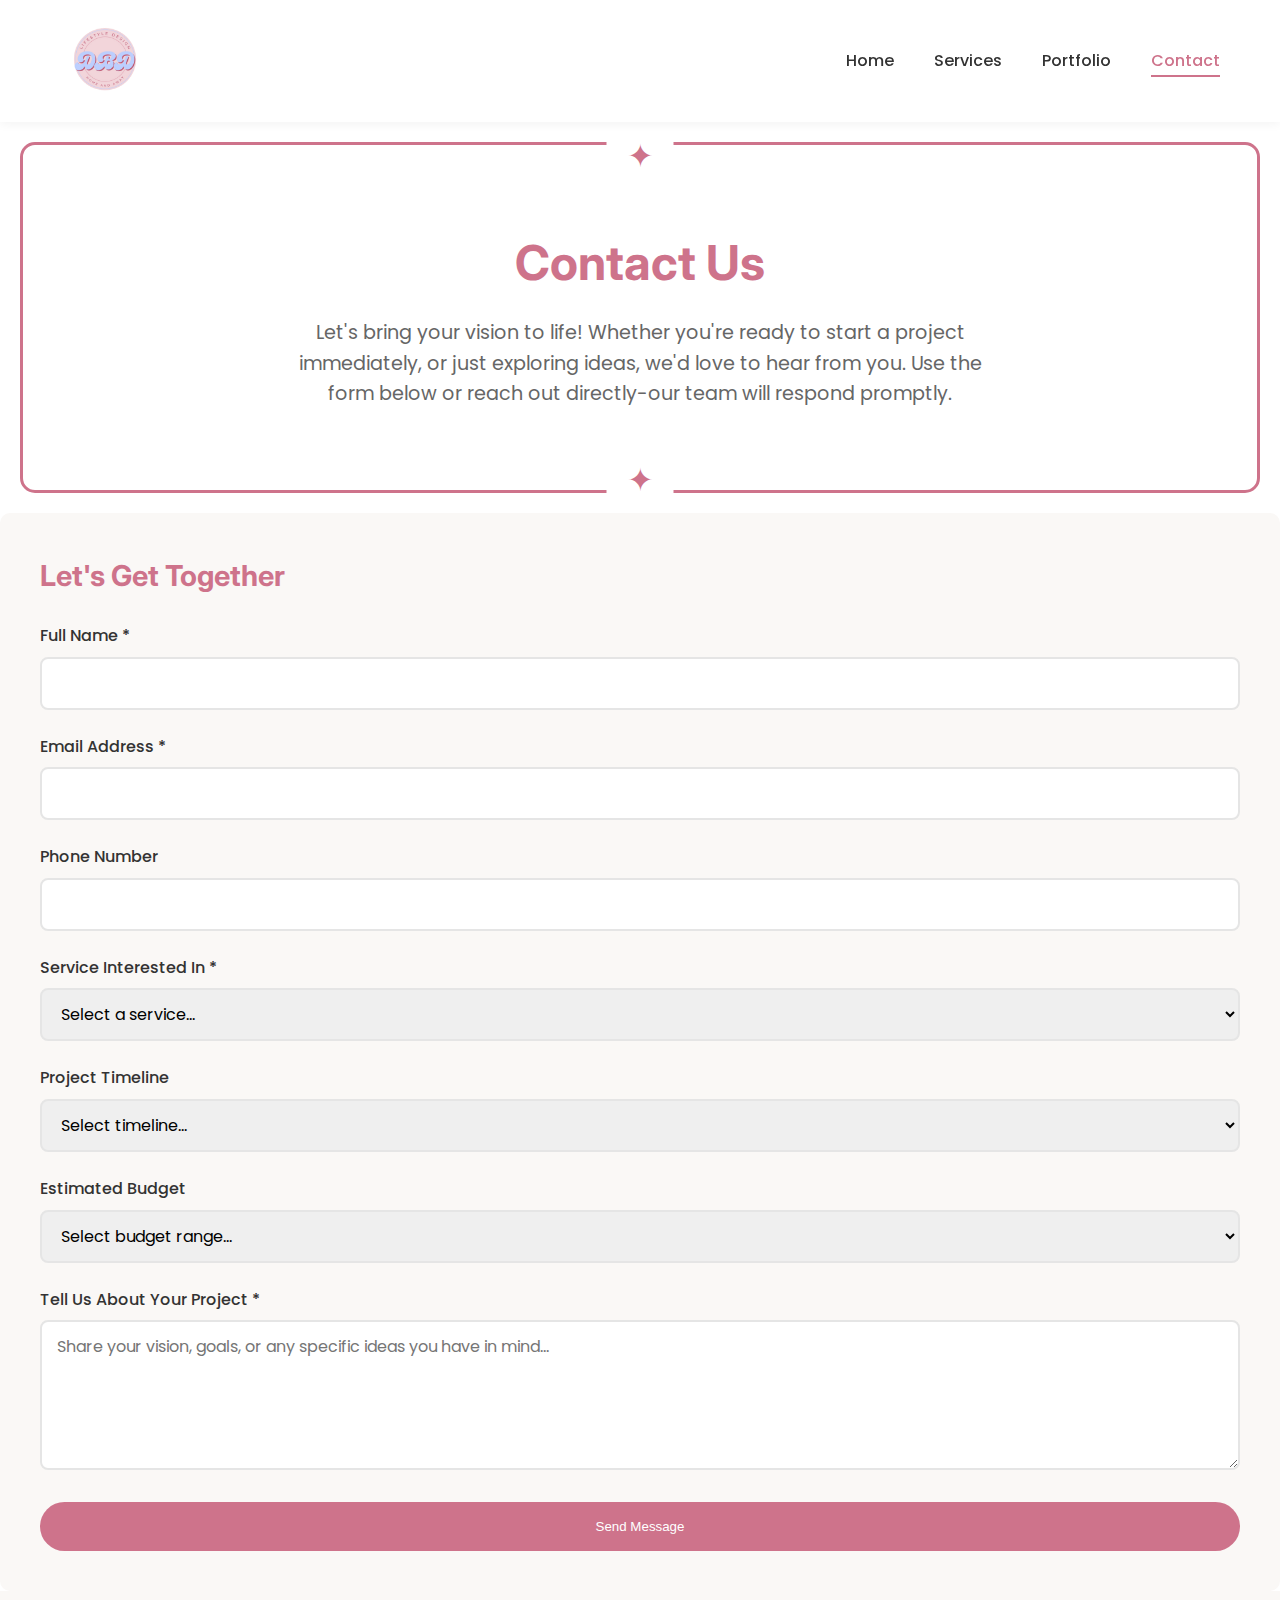
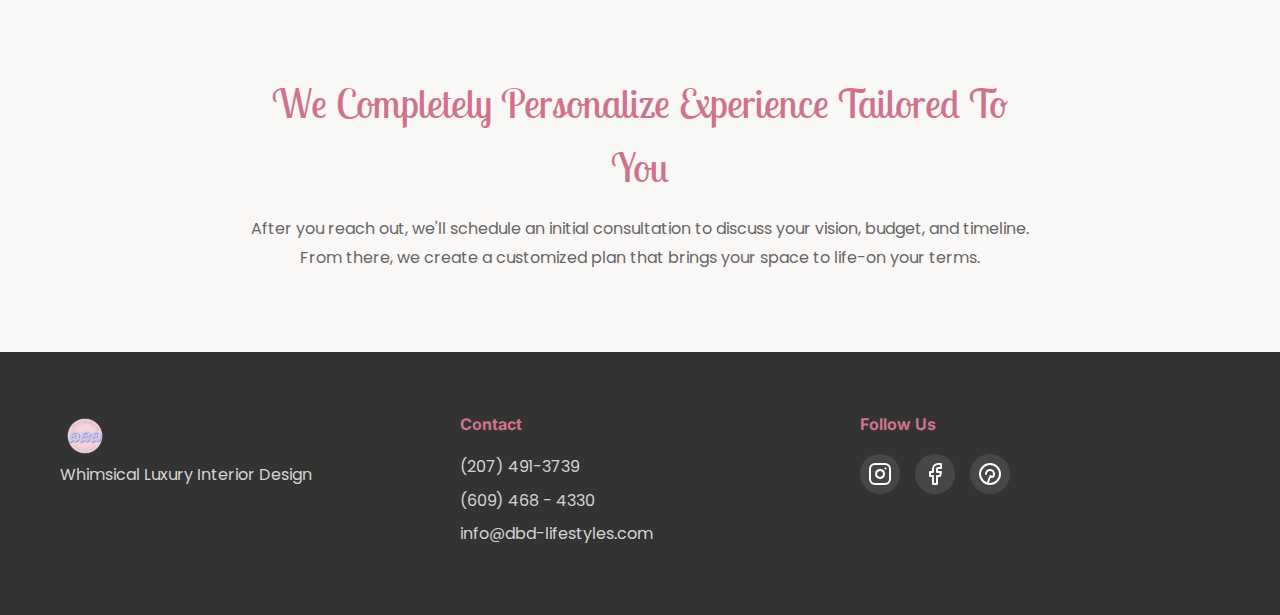
<file: contact.html>
<!DOCTYPE html>
<html lang="en">
<head>
    <meta charset="UTF-8">
    <meta name="viewport" content="width=device-width, initial-scale=1.0">
    <title>Contact Us | DBD Lifestyles</title>
    <link rel="stylesheet" href="css/style.css">
    <link rel="preconnect" href="https://fonts.googleapis.com">
    <link rel="preconnect" href="https://fonts.gstatic.com" crossorigin>
    <link href="https://fonts.googleapis.com/css2?family=Poppins:wght@300;400;500;600;700&family=Lobster+Two:ital,wght@0,400;0,700;1,400;1,700&family=Inter:wght@300;400;500;600;700&display=swap" rel="stylesheet">
</head>
<body>
    <!-- Navigation -->
    <nav class="navbar">
        <div class="container">
            <div class="nav-wrapper">
                           <a href="index.html" class="logo">
    <img src="images/logoEllipse.png" alt="DBD Lifestyles Logo" style="height: 90px; width: auto;">
</a>
                <ul class="nav-menu">
                    <li><a href="index.html" class="nav-link">Home</a></li>
                    <li><a href="services.html" class="nav-link">Services</a></li>
                    <li><a href="portfolio.html" class="nav-link">Portfolio</a></li>
                    <li><a href="contact.html" class="nav-link active">Contact</a></li>
                </ul>
                <button class="mobile-menu-toggle" aria-label="Toggle menu">
                    <span></span>
                    <span></span>
                    <span></span>
                </button>
            </div>
        </div>
    </nav>


    <!-- Page Header -->
    <section class="page-header decorative-border" style="padding: 80px 0; text-align: center;">
    <div class="container">
        <h1 style="font-family: var(--font-heading); font-size: 3rem; margin-bottom: 1rem;">Contact Us </h1>
        <p style="font-size: 1.2rem; max-width: 700px; margin: 0 auto;">Let's bring your vision to life! Whether you're ready to start a project immediately, or just exploring ideas, we'd love to hear from you. Use the form below or reach out directly-our team will respond promptly.</p>
    </div>
</section>

 

                <!-- Contact Form -->
                <div>
                    <form class="contact-form" id="contactForm">
                        <h3 style="font-family: var(--font-heading); font-size: 1.8rem; color: var(--primary-color); margin-bottom: 1.5rem;">Let's Get Together</h3>
                        
                        <div class="form-group">
                            <label for="name">Full Name *</label>
                            <input type="text" id="name" name="name" required>
                        </div>

                        <div class="form-group">
                            <label for="email">Email Address *</label>
                            <input type="email" id="email" name="email" required>
                        </div>

                        <div class="form-group">
                            <label for="phone">Phone Number</label>
                            <input type="tel" id="phone" name="phone">
                        </div>

                        <div class="form-group">
                            <label for="service">Service Interested In *</label>
                            <select id="service" name="service" required>
                                <option value="">Select a service...</option>
                                <option value="room-refresh">Room Refresh</option>
                                <option value="design-blueprint">Your Design Blueprint</option>
                                <option value="destination-design">Destination Design</option>
                                <option value="consultation">General Consultation</option>
                                <option value="other">Other</option>
                            </select>
                        </div>

                        <div class="form-group">
                            <label for="timeline">Project Timeline</label>
                            <select id="timeline" name="timeline">
                                <option value="">Select timeline...</option>
                                <option value="immediate">Ready to start immediately</option>
                                <option value="1-3-months">Within 1-3 months</option>
                                <option value="3-6-months">Within 3-6 months</option>
                                <option value="6-plus-months">6+ months</option>
                                <option value="just-exploring">Just exploring ideas</option>
                            </select>
                        </div>

                        <div class="form-group">
                            <label for="budget">Estimated Budget</label>
                            <select id="budget" name="budget">
                                <option value="">Select budget range...</option>
                                <option value="under-1k">Under $1,000</option>
                                <option value="1k-5k">$1,000 - $5,000</option>
                                <option value="5k-10k">$5,000 - $10,000</option>
                                <option value="10k-25k">$10,000 - $25,000</option>
                                <option value="25k-50k">$25,000 - $50,000</option>
                                <option value="50k-plus">$50,000+</option>
                                <option value="flexible">Flexible</option>
                            </select>
                        </div>

                        <div class="form-group">
                            <label for="message">Tell Us About Your Project *</label>
                            <textarea id="message" name="message" required placeholder="Share your vision, goals, or any specific ideas you have in mind..."></textarea>
                        </div>

                        <button type="submit" class="btn btn-primary form-submit">Send Message</button>
                    </form>
                </div>
            </div>
        </div>
    </section>

    <!-- Info Section -->
    <section style="background: var(--bg-light);">
        <div class="container">
            <div style="max-width: 800px; margin: 0 auto; text-align: center;">
                <h2 class="section-title center">We Completely Personalize Experience Tailored To You</h2>
                <p style="color: var(--text-light); line-height: 1.8;">After you reach out, we'll schedule an initial consultation to discuss your vision, budget, and timeline. From there, we create a customized plan that brings your space to life-on your terms.</p>
            </div>
        </div>
    </section>

  

    <!-- Footer -->
    <footer class="footer">
        <div class="container">
            <div class="footer-content">
                <div class="footer-section">
                      <img src="images/logoEllipse.png" alt="DBD Lifestyles Logo" style="height: 50px; width: auto;">
                    <p>Whimsical Luxury Interior Design</p>
                </div>
                <div class="footer-section">
                    <h4>Contact</h4>
                    <p>(207) 491-3739</p>
                    <p>(609) 468 - 4330</p>
                    <p>info@dbd-lifestyles.com</p>
                </div>
                <div class="footer-section">
                    <h4>Follow Us</h4>
                    <div class="social-links">
                        <a href="#" aria-label="Instagram">
                            <svg xmlns="http://www.w3.org/2000/svg" width="24" height="24" viewBox="0 0 24 24" fill="none" stroke="currentColor" stroke-width="2" stroke-linecap="round" stroke-linejoin="round">
                                <rect x="2" y="2" width="20" height="20" rx="5" ry="5"></rect>
                                <path d="M16 11.37A4 4 0 1 1 12.63 8 4 4 0 0 1 16 11.37z"></path>
                                <line x1="17.5" y1="6.5" x2="17.51" y2="6.5"></line>
                            </svg>
                        </a>
                        <a href="#" aria-label="Facebook">
                            <svg xmlns="http://www.w3.org/2000/svg" width="24" height="24" viewBox="0 0 24 24" fill="none" stroke="currentColor" stroke-width="2" stroke-linecap="round" stroke-linejoin="round">
                                <path d="M18 2h-3a5 5 0 0 0-5 5v3H7v4h3v8h4v-8h3l1-4h-4V7a1 1 0 0 1 1-1h3z"></path>
                            </svg>
                        </a>
                        <a href="#" aria-label="Pinterest">
                            <svg xmlns="http://www.w3.org/2000/svg" width="24" height="24" viewBox="0 0 24 24" fill="none" stroke="currentColor" stroke-width="2" stroke-linecap="round" stroke-linejoin="round">
                                <circle cx="12" cy="12" r="10"></circle>
                                <path d="M8 12c0-2.5 2-4 4-4s4 1.5 4 4c0 2-1 3-2 3s-1.5-1-1.5-1-1 2-1.5 3.5c-.5 1.5-1 2.5-1 2.5"></path>
                            </svg>
                        </a>
                    </div>
                </div>
            </div>
            
        </div>
    </footer>

    <script src="js/script.js"></script>
</body>
</html>
</file>
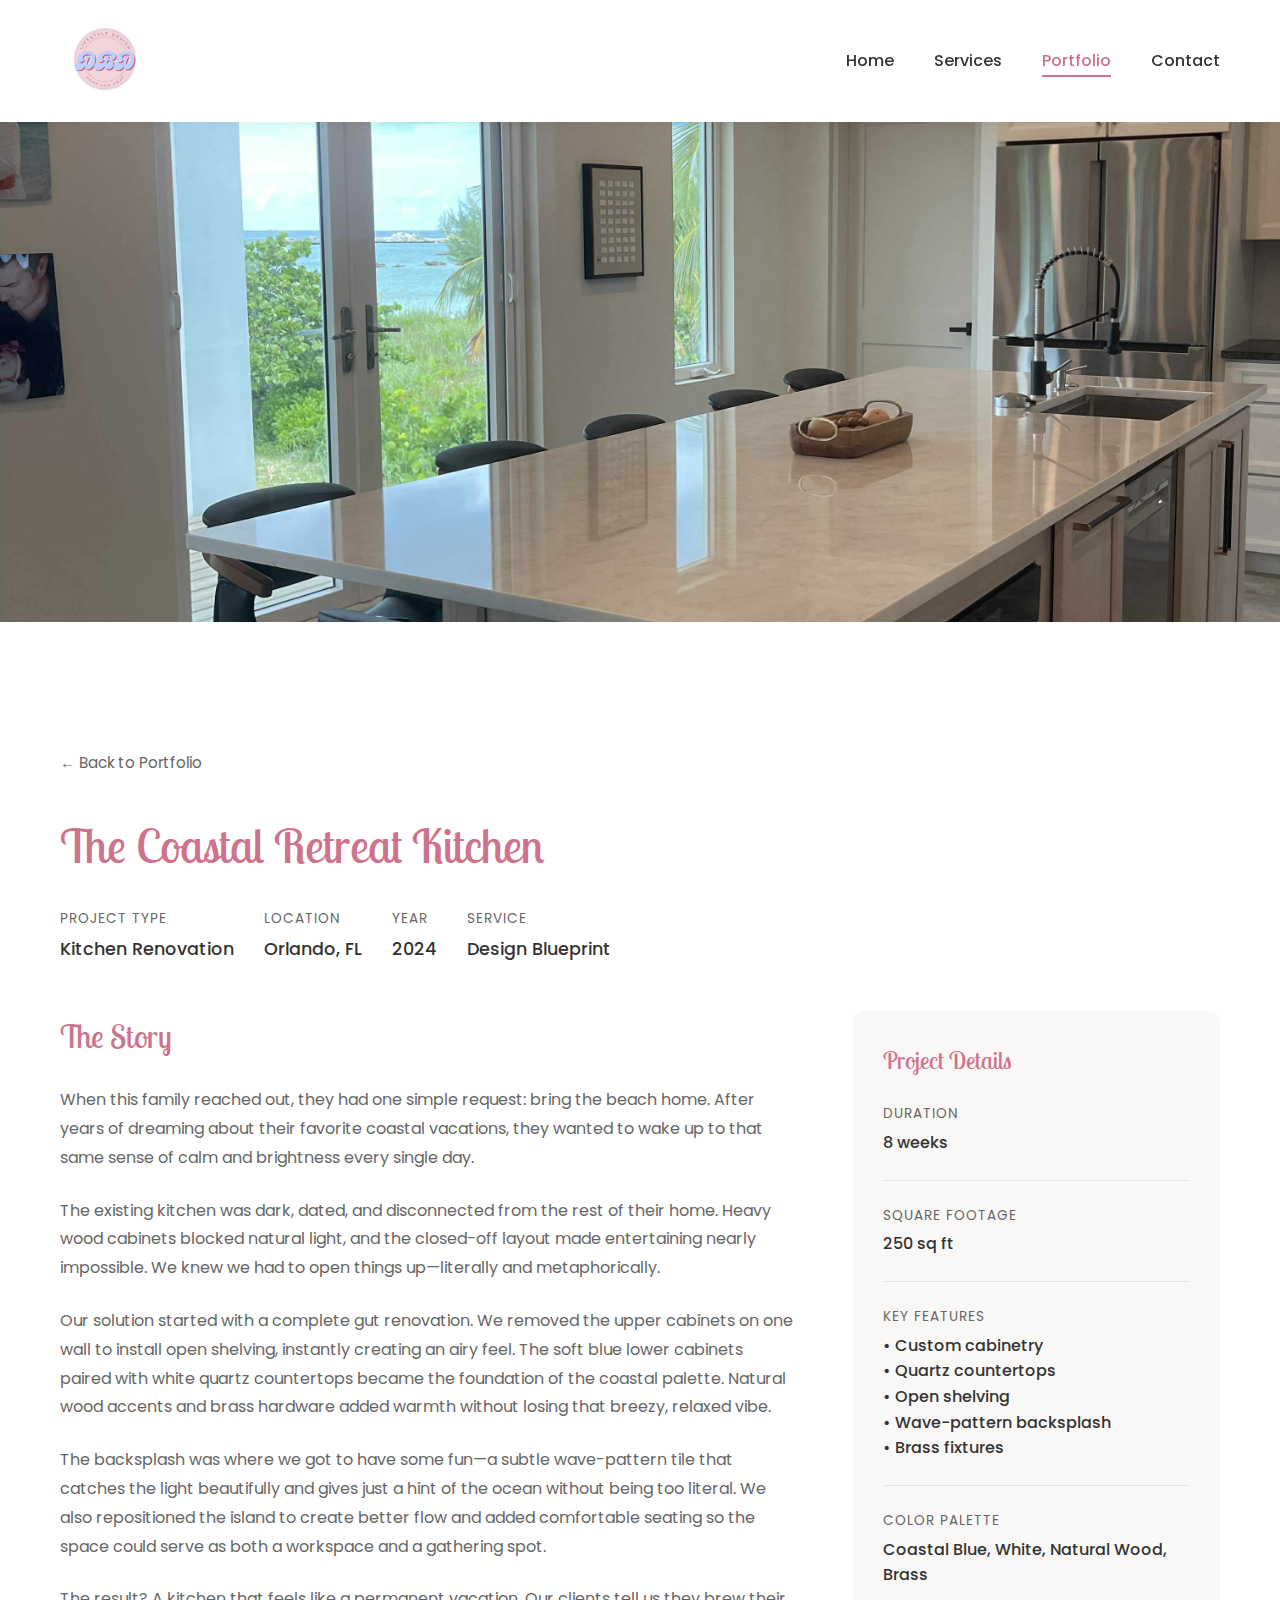
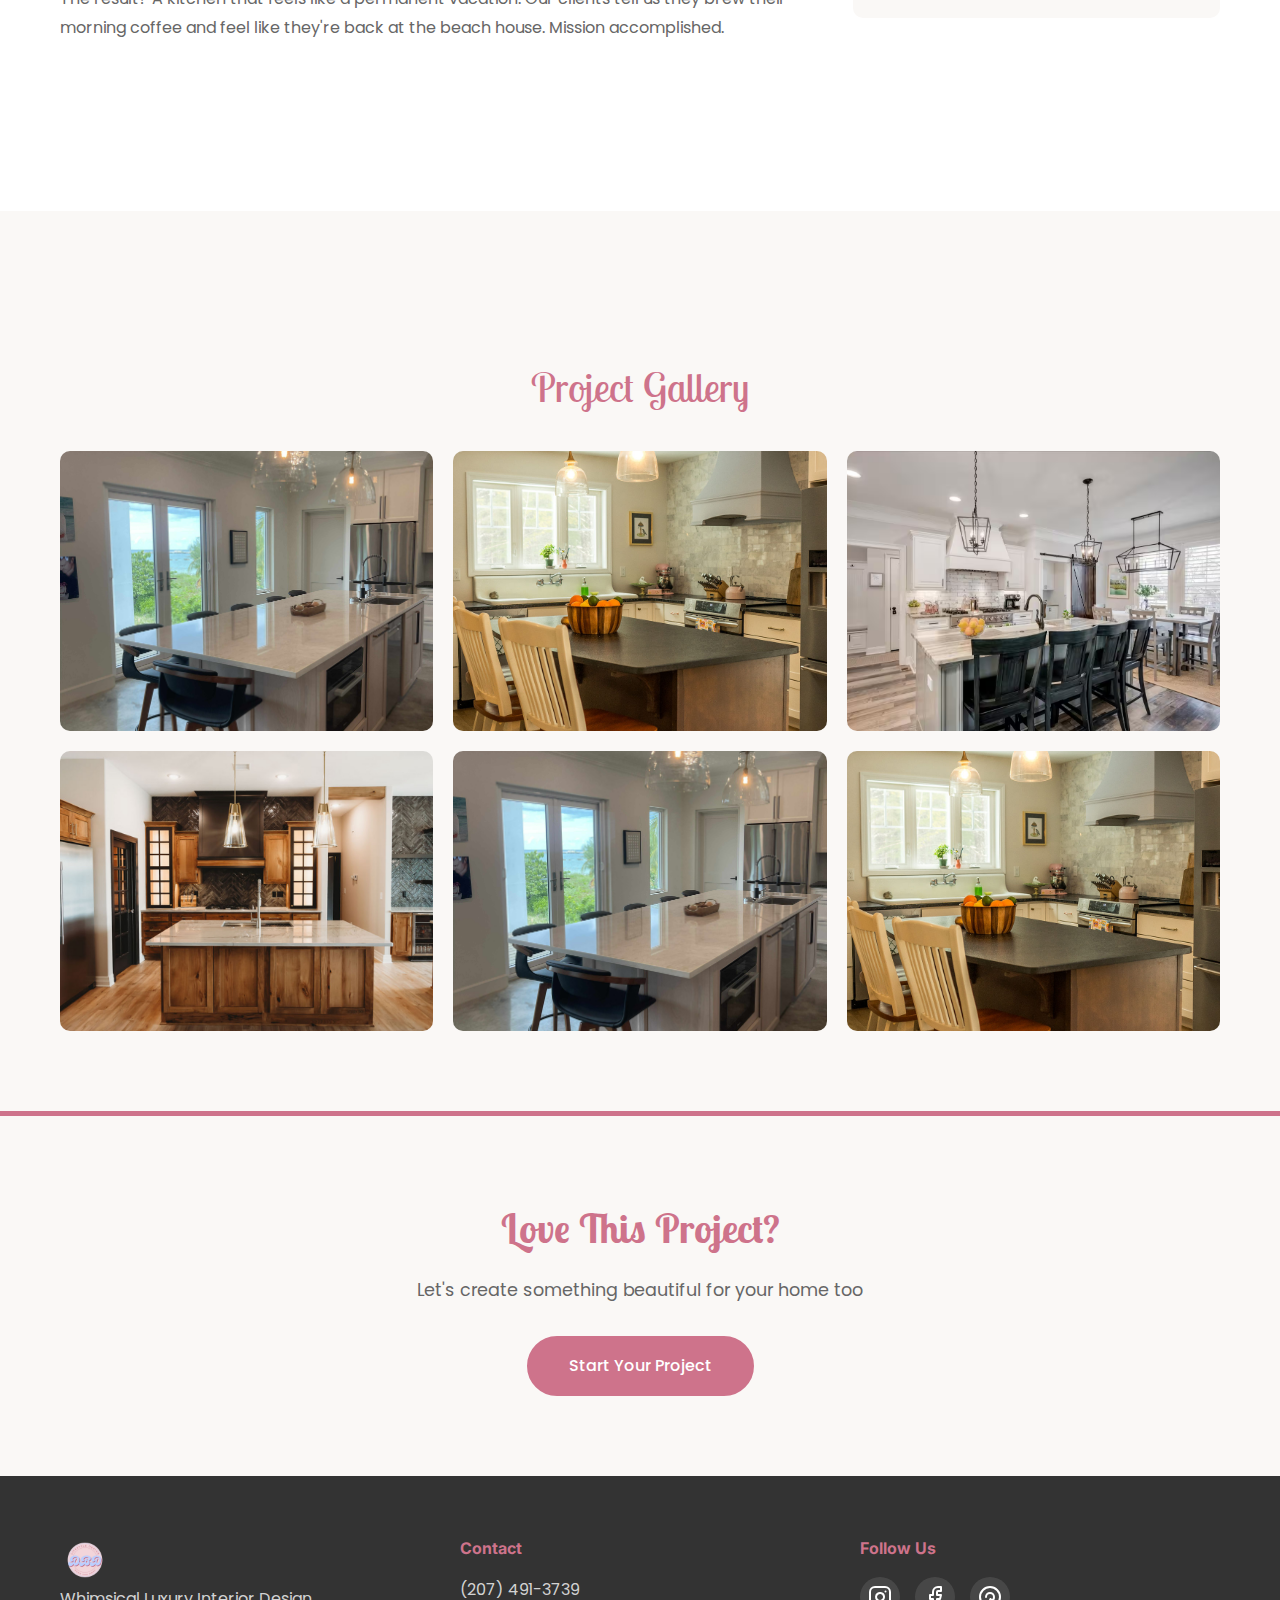
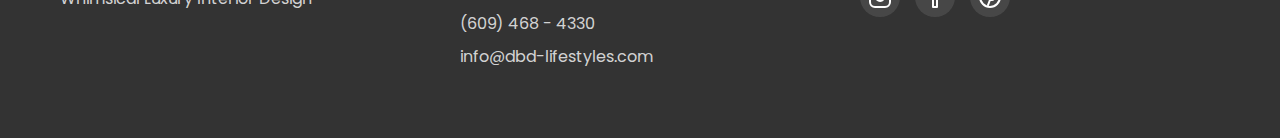
<file: project-childrens-bedroom.html>
<!DOCTYPE html>
<html lang="en">
<head>
    <meta charset="UTF-8">
    <meta name="viewport" content="width=device-width, initial-scale=1.0">
    <title>The Coastal Retreat Kitchen | DBD Lifestyles</title>
    <link rel="stylesheet" href="css/style.css">
    <link rel="preconnect" href="https://fonts.googleapis.com">
    <link rel="preconnect" href="https://fonts.gstatic.com" crossorigin>
    <link href="https://fonts.googleapis.com/css2?family=Poppins:wght@300;400;500;600;700&family=Lobster+Two:ital,wght@0,400;0,700;1,400;1,700&family=Inter:wght@300;400;500;600;700&display=swap" rel="stylesheet">
    <style>
        /* Project Detail Styles */
        .project-hero {
            width: 100%;
            height: 500px;
            overflow: hidden;
            margin-bottom: 3rem;
        }

        .project-hero img {
            width: 100%;
            height: 100%;
            object-fit: cover;
        }

        .back-button {
            display: inline-flex;
            align-items: center;
            gap: 10px;
            color: var(--text-light);
            font-size: 0.95rem;
            margin-bottom: 2rem;
            transition: var(--transition);
        }

        .back-button:hover {
            color: var(--primary-color);
            transform: translateX(-5px);
        }

        .project-header {
            margin-bottom: 3rem;
        }

        .project-header h1 {
            font-family: 'Lobster Two', cursive;
            font-size: 3rem;
            color: var(--primary-color);
            margin-bottom: 1rem;
            font-weight: 400;
        }

        .project-meta {
            display: flex;
            gap: 30px;
            flex-wrap: wrap;
            margin-top: 1.5rem;
        }

        .meta-item {
            display: flex;
            flex-direction: column;
        }

        .meta-label {
            font-size: 0.85rem;
            color: var(--text-light);
            text-transform: uppercase;
            letter-spacing: 1px;
            margin-bottom: 5px;
        }

        .meta-value {
            font-size: 1.1rem;
            color: var(--text-dark);
            font-weight: 500;
        }

        .project-content {
            display: grid;
            grid-template-columns: 2fr 1fr;
            gap: 60px;
            margin-bottom: 4rem;
        }

        .project-story h2 {
            font-family: 'Lobster Two', cursive;
            font-size: 2rem;
            color: var(--primary-color);
            margin-bottom: 1.5rem;
            font-weight: 400;
        }

        .project-story p {
            color: var(--text-light);
            line-height: 1.8;
            margin-bottom: 1.5rem;
        }

        .project-details-box {
            background: var(--bg-light);
            padding: 30px;
            border-radius: 10px;
            height: fit-content;
            position: sticky;
            top: 100px;
        }

        .project-details-box h3 {
            font-family: 'Lobster Two', cursive;
            font-size: 1.5rem;
            color: var(--primary-color);
            margin-bottom: 1.5rem;
            font-weight: 400;
        }

        .detail-item {
            margin-bottom: 1.5rem;
            padding-bottom: 1.5rem;
            border-bottom: 1px solid var(--border-color);
        }

        .detail-item:last-child {
            border-bottom: none;
            margin-bottom: 0;
            padding-bottom: 0;
        }

        .detail-label {
            font-size: 0.85rem;
            color: var(--text-light);
            text-transform: uppercase;
            letter-spacing: 1px;
            margin-bottom: 5px;
        }

        .detail-value {
            font-size: 1rem;
            color: var(--text-dark);
            font-weight: 500;
        }

        .photo-gallery {
            margin-top: 4rem;
        }

        .photo-gallery h2 {
            font-family: 'Lobster Two', cursive;
            font-size: 2.5rem;
            color: var(--primary-color);
            text-align: center;
            margin-bottom: 2rem;
            font-weight: 400;
        }

        .gallery-grid {
            display: grid;
            grid-template-columns: repeat(auto-fill, minmax(300px, 1fr));
            gap: 20px;
        }

        .gallery-item {
            aspect-ratio: 4/3;
            overflow: hidden;
            border-radius: 10px;
            cursor: pointer;
            transition: var(--transition);
        }

        .gallery-item:hover {
            transform: scale(1.05);
            box-shadow: 0 10px 30px rgba(192, 208, 251, 0.4);
        }

        .gallery-item img {
            width: 100%;
            height: 100%;
            object-fit: cover;
        }

        @media (max-width: 768px) {
            .project-content {
                grid-template-columns: 1fr;
            }

            .project-details-box {
                position: static;
            }

            .project-hero {
                height: 300px;
            }

            .project-header h1 {
                font-size: 2rem;
            }

            .gallery-grid {
                grid-template-columns: 1fr;
            }
        }
    </style>
</head>
<body>
    <!-- Navigation -->
    <nav class="navbar">
        <div class="container">
            <div class="nav-wrapper">
                <a href="index.html" class="logo">
                    <img src="images/logoEllipse.png" alt="DBD Lifestyles Logo" style="height: 90px; width: auto;">
                </a>
                <ul class="nav-menu">
                    <li><a href="index.html" class="nav-link">Home</a></li>
                    <li><a href="services.html" class="nav-link">Services</a></li>
                    <li><a href="portfolio.html" class="nav-link active">Portfolio</a></li>
                    <li><a href="contact.html" class="nav-link">Contact</a></li>
                </ul>
                <button class="mobile-menu-toggle" aria-label="Toggle menu">
                    <span></span>
                    <span></span>
                    <span></span>
                </button>
            </div>
        </div>
    </nav>

    <!-- Project Hero Image -->
    <div class="project-hero">
        <img src="images/cleanKitchenView.JPG" alt="Coastal Kitchen Renovation">
    </div>

    <!-- Project Content -->
    <section>
        <div class="container">
            <a href="portfolio.html" class="back-button">
                ← Back to Portfolio
            </a>

            <div class="project-header">
                <h1>The Coastal Retreat Kitchen</h1>
                <div class="project-meta">
                    <div class="meta-item">
                        <span class="meta-label">Project Type</span>
                        <span class="meta-value">Kitchen Renovation</span>
                    </div>
                    <div class="meta-item">
                        <span class="meta-label">Location</span>
                        <span class="meta-value">Orlando, FL</span>
                    </div>
                    <div class="meta-item">
                        <span class="meta-label">Year</span>
                        <span class="meta-value">2024</span>
                    </div>
                    <div class="meta-item">
                        <span class="meta-label">Service</span>
                        <span class="meta-value">Design Blueprint</span>
                    </div>
                </div>
            </div>

            <div class="project-content">
                <div class="project-story">
                    <h2>The Story</h2>
                    <p>When this family reached out, they had one simple request: bring the beach home. After years of dreaming about their favorite coastal vacations, they wanted to wake up to that same sense of calm and brightness every single day.</p>
                    
                    <p>The existing kitchen was dark, dated, and disconnected from the rest of their home. Heavy wood cabinets blocked natural light, and the closed-off layout made entertaining nearly impossible. We knew we had to open things up—literally and metaphorically.</p>
                    
                    <p>Our solution started with a complete gut renovation. We removed the upper cabinets on one wall to install open shelving, instantly creating an airy feel. The soft blue lower cabinets paired with white quartz countertops became the foundation of the coastal palette. Natural wood accents and brass hardware added warmth without losing that breezy, relaxed vibe.</p>
                    
                    <p>The backsplash was where we got to have some fun—a subtle wave-pattern tile that catches the light beautifully and gives just a hint of the ocean without being too literal. We also repositioned the island to create better flow and added comfortable seating so the space could serve as both a workspace and a gathering spot.</p>
                    
                    <p>The result? A kitchen that feels like a permanent vacation. Our clients tell us they brew their morning coffee and feel like they're back at the beach house. Mission accomplished.</p>
                </div>

                <div class="project-details-box">
                    <h3>Project Details</h3>
                    
                    <div class="detail-item">
                        <div class="detail-label">Duration</div>
                        <div class="detail-value">8 weeks</div>
                    </div>

                    <div class="detail-item">
                        <div class="detail-label">Square Footage</div>
                        <div class="detail-value">250 sq ft</div>
                    </div>

                    <div class="detail-item">
                        <div class="detail-label">Key Features</div>
                        <div class="detail-value">
                            • Custom cabinetry<br>
                            • Quartz countertops<br>
                            • Open shelving<br>
                            • Wave-pattern backsplash<br>
                            • Brass fixtures
                        </div>
                    </div>

                    <div class="detail-item">
                        <div class="detail-label">Color Palette</div>
                        <div class="detail-value">Coastal Blue, White, Natural Wood, Brass</div>
                    </div>
                </div>
            </div>
        </div>
    </section>

    <!-- Photo Gallery -->
    <section style="background: var(--bg-light);">
        <div class="container">
            <div class="photo-gallery">
                <h2>Project Gallery</h2>
                <div class="gallery-grid">
                    <div class="gallery-item">
                        <img src="images/cleanKitchenView.JPG" alt="Kitchen Overview">
                    </div>
                    <div class="gallery-item">
                        <img src="images/simpleKitchenIrid.JPG" alt="Kitchen Detail">
                    </div>
                    <div class="gallery-item">
                        <img src="images/farmhouseKitchen.jpg" alt="Kitchen Island">
                    </div>
                    <div class="gallery-item">
                        <img src="images/modernKitchen.PNG" alt="Kitchen Backsplash">
                    </div>
                    <div class="gallery-item">
                        <img src="images/cleanKitchenView.JPG" alt="Kitchen Before">
                    </div>
                    <div class="gallery-item">
                        <img src="images/simpleKitchenIrid.JPG" alt="Kitchen After">
                    </div>
                </div>
            </div>
        </div>
    </section>

    <!-- CTA Section -->
    <section class="cta-section">
        <div class="container">
            <h2>Love This Project?</h2>
            <p>Let's create something beautiful for your home too</p>
            <a href="contact.html" class="btn btn-secondary">Start Your Project</a>
        </div>
    </section>

    <!-- Footer -->
    <footer class="footer">
        <div class="container">
            <div class="footer-content">
                <div class="footer-section">
                    <img src="images/logoEllipse.png" alt="DBD Lifestyles Logo" style="height: 50px; width: auto;">
                    <p>Whimsical Luxury Interior Design</p>
                </div>
                <div class="footer-section">
                    <h4>Contact</h4>
                    <p>(207) 491-3739</p>
                    <p>(609) 468 - 4330</p>
                    <p>info@dbd-lifestyles.com</p>
                </div>
                <div class="footer-section">
                    <h4>Follow Us</h4>
                    <div class="social-links">
                        <a href="#" aria-label="Instagram">
                            <svg xmlns="http://www.w3.org/2000/svg" width="24" height="24" viewBox="0 0 24 24" fill="none" stroke="currentColor" stroke-width="2" stroke-linecap="round" stroke-linejoin="round">
                                <rect x="2" y="2" width="20" height="20" rx="5" ry="5"></rect>
                                <path d="M16 11.37A4 4 0 1 1 12.63 8 4 4 0 0 1 16 11.37z"></path>
                                <line x1="17.5" y1="6.5" x2="17.51" y2="6.5"></line>
                            </svg>
                        </a>
                        <a href="#" aria-label="Facebook">
                            <svg xmlns="http://www.w3.org/2000/svg" width="24" height="24" viewBox="0 0 24 24" fill="none" stroke="currentColor" stroke-width="2" stroke-linecap="round" stroke-linejoin="round">
                                <path d="M18 2h-3a5 5 0 0 0-5 5v3H7v4h3v8h4v-8h3l1-4h-4V7a1 1 0 0 1 1-1h3z"></path>
                            </svg>
                        </a>
                        <a href="#" aria-label="Pinterest">
                            <svg xmlns="http://www.w3.org/2000/svg" width="24" height="24" viewBox="0 0 24 24" fill="none" stroke="currentColor" stroke-width="2" stroke-linecap="round" stroke-linejoin="round">
                                <circle cx="12" cy="12" r="10"></circle>
                                <path d="M8 12c0-2.5 2-4 4-4s4 1.5 4 4c0 2-1 3-2 3s-1.5-1-1.5-1-1 2-1.5 3.5c-.5 1.5-1 2.5-1 2.5"></path>
                            </svg>
                        </a>
                    </div>
                </div>
            </div>
        </div>
    </footer>

    <script src="js/script.js"></script>
</body>
</html>
</file>
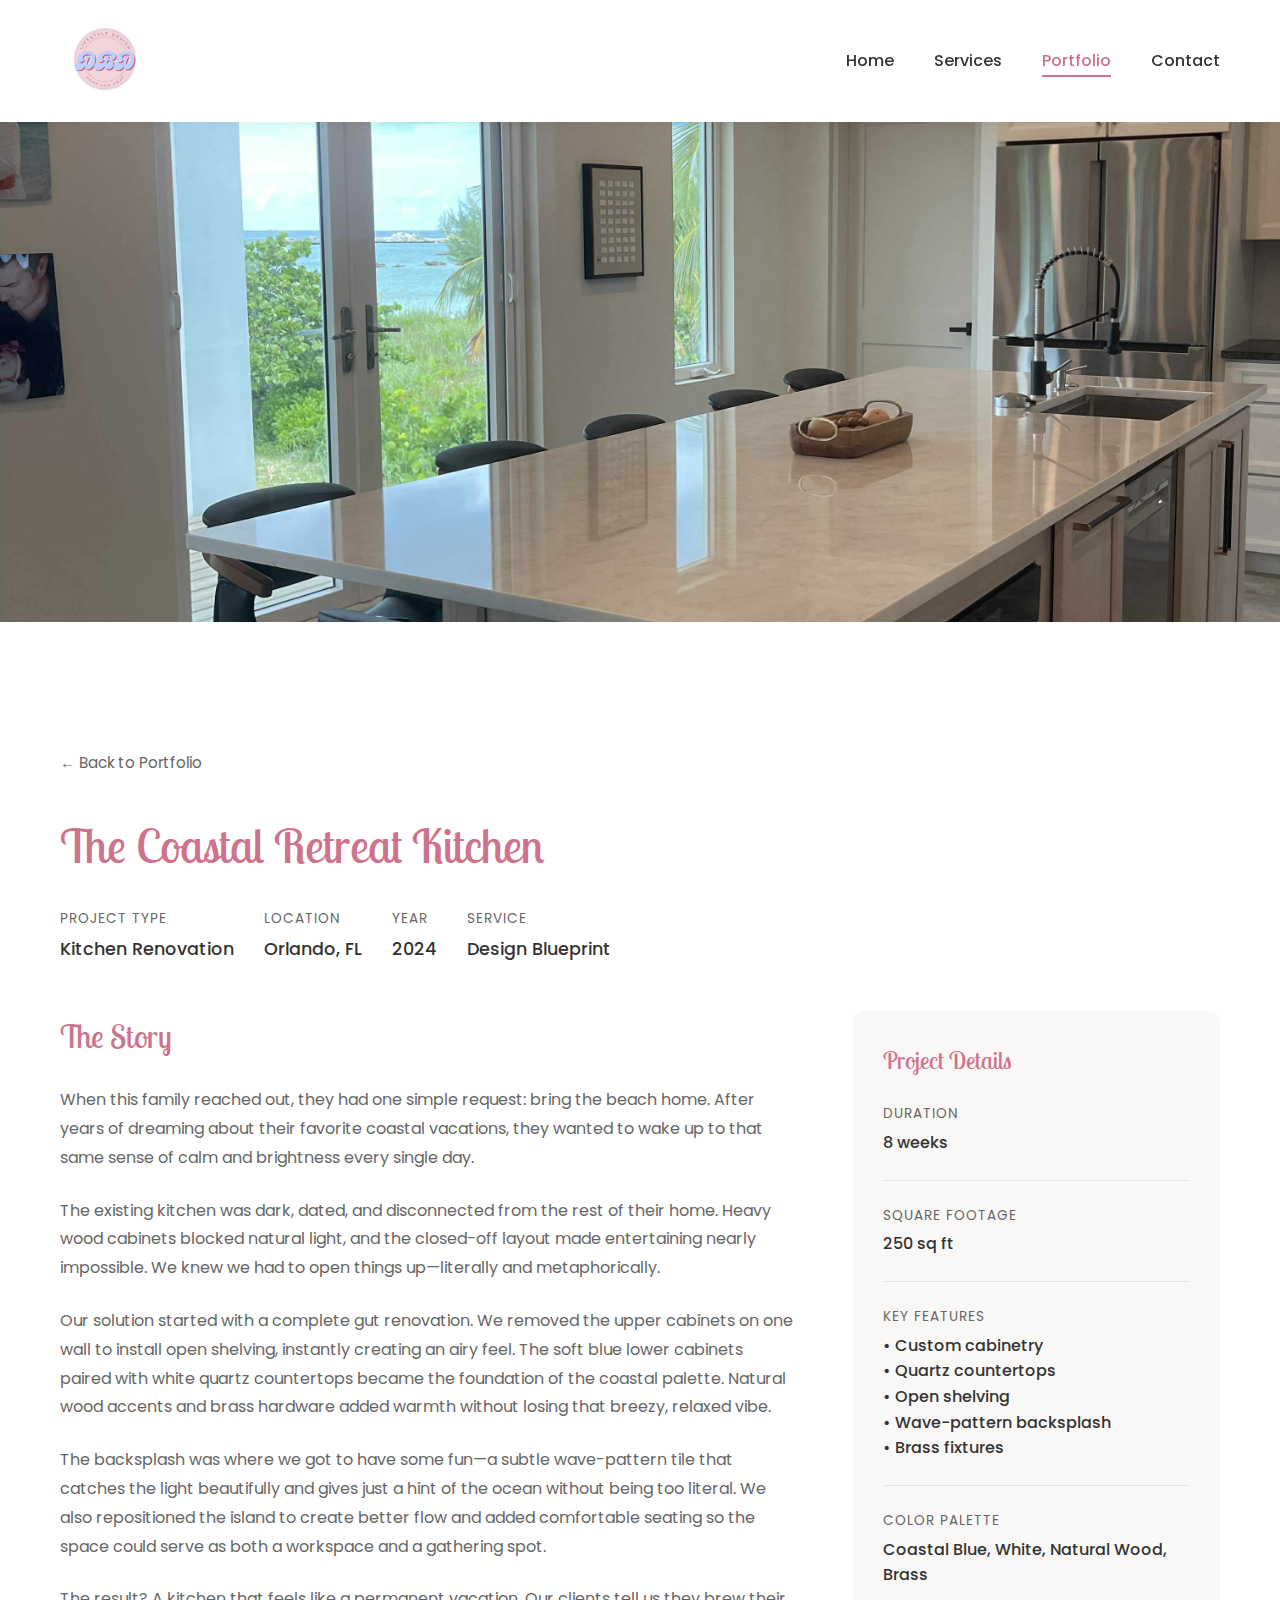
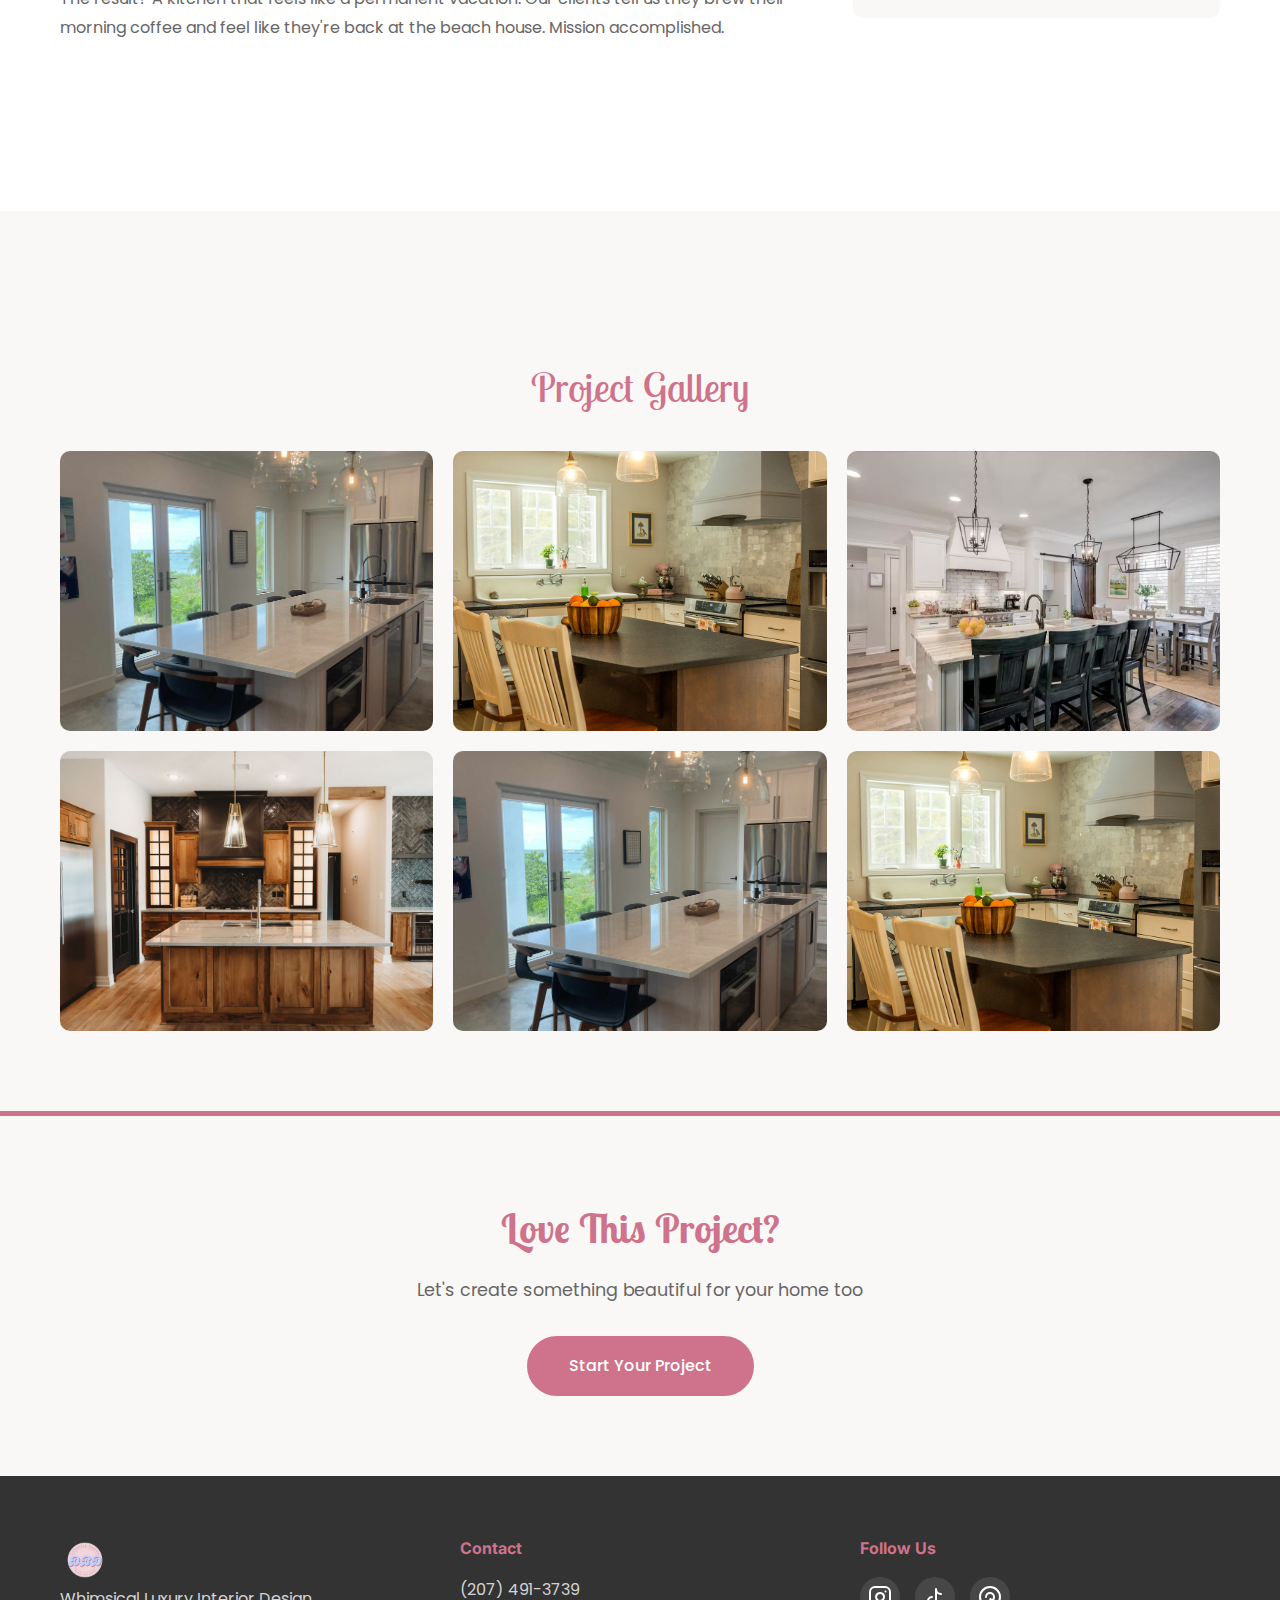
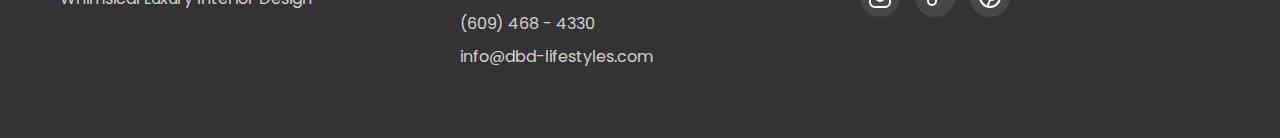
<file: project-spa-bathroom.html>
<!DOCTYPE html>
<html lang="en">
<head>
    <meta charset="UTF-8">
    <meta name="viewport" content="width=device-width, initial-scale=1.0">
    <title>The Coastal Retreat Kitchen | DBD Lifestyles</title>
    <link rel="stylesheet" href="css/style.css">
    <link rel="preconnect" href="https://fonts.googleapis.com">
    <link rel="preconnect" href="https://fonts.gstatic.com" crossorigin>
    <link href="https://fonts.googleapis.com/css2?family=Poppins:wght@300;400;500;600;700&family=Lobster+Two:ital,wght@0,400;0,700;1,400;1,700&family=Inter:wght@300;400;500;600;700&display=swap" rel="stylesheet">
    <style>
        /* Project Detail Styles */
        .project-hero {
            width: 100%;
            height: 500px;
            overflow: hidden;
            margin-bottom: 3rem;
        }

        .project-hero img {
            width: 100%;
            height: 100%;
            object-fit: cover;
        }

        .back-button {
            display: inline-flex;
            align-items: center;
            gap: 10px;
            color: var(--text-light);
            font-size: 0.95rem;
            margin-bottom: 2rem;
            transition: var(--transition);
        }

        .back-button:hover {
            color: var(--primary-color);
            transform: translateX(-5px);
        }

        .project-header {
            margin-bottom: 3rem;
        }

        .project-header h1 {
            font-family: 'Lobster Two', cursive;
            font-size: 3rem;
            color: var(--primary-color);
            margin-bottom: 1rem;
            font-weight: 400;
        }

        .project-meta {
            display: flex;
            gap: 30px;
            flex-wrap: wrap;
            margin-top: 1.5rem;
        }

        .meta-item {
            display: flex;
            flex-direction: column;
        }

        .meta-label {
            font-size: 0.85rem;
            color: var(--text-light);
            text-transform: uppercase;
            letter-spacing: 1px;
            margin-bottom: 5px;
        }

        .meta-value {
            font-size: 1.1rem;
            color: var(--text-dark);
            font-weight: 500;
        }

        .project-content {
            display: grid;
            grid-template-columns: 2fr 1fr;
            gap: 60px;
            margin-bottom: 4rem;
        }

        .project-story h2 {
            font-family: 'Lobster Two', cursive;
            font-size: 2rem;
            color: var(--primary-color);
            margin-bottom: 1.5rem;
            font-weight: 400;
        }

        .project-story p {
            color: var(--text-light);
            line-height: 1.8;
            margin-bottom: 1.5rem;
        }

        .project-details-box {
            background: var(--bg-light);
            padding: 30px;
            border-radius: 10px;
            height: fit-content;
            position: sticky;
            top: 100px;
        }

        .project-details-box h3 {
            font-family: 'Lobster Two', cursive;
            font-size: 1.5rem;
            color: var(--primary-color);
            margin-bottom: 1.5rem;
            font-weight: 400;
        }

        .detail-item {
            margin-bottom: 1.5rem;
            padding-bottom: 1.5rem;
            border-bottom: 1px solid var(--border-color);
        }

        .detail-item:last-child {
            border-bottom: none;
            margin-bottom: 0;
            padding-bottom: 0;
        }

        .detail-label {
            font-size: 0.85rem;
            color: var(--text-light);
            text-transform: uppercase;
            letter-spacing: 1px;
            margin-bottom: 5px;
        }

        .detail-value {
            font-size: 1rem;
            color: var(--text-dark);
            font-weight: 500;
        }

        .photo-gallery {
            margin-top: 4rem;
        }

        .photo-gallery h2 {
            font-family: 'Lobster Two', cursive;
            font-size: 2.5rem;
            color: var(--primary-color);
            text-align: center;
            margin-bottom: 2rem;
            font-weight: 400;
        }

        .gallery-grid {
            display: grid;
            grid-template-columns: repeat(auto-fill, minmax(300px, 1fr));
            gap: 20px;
        }

        .gallery-item {
            aspect-ratio: 4/3;
            overflow: hidden;
            border-radius: 10px;
            cursor: pointer;
            transition: var(--transition);
        }

        .gallery-item:hover {
            transform: scale(1.05);
            box-shadow: 0 10px 30px rgba(192, 208, 251, 0.4);
        }

        .gallery-item img {
            width: 100%;
            height: 100%;
            object-fit: cover;
        }

        @media (max-width: 768px) {
            .project-content {
                grid-template-columns: 1fr;
            }

            .project-details-box {
                position: static;
            }

            .project-hero {
                height: 300px;
            }

            .project-header h1 {
                font-size: 2rem;
            }

            .gallery-grid {
                grid-template-columns: 1fr;
            }
        }
    </style>
</head>
<body>
    <!-- Navigation -->
    <nav class="navbar">
        <div class="container">
            <div class="nav-wrapper">
                <a href="index.html" class="logo">
                    <img src="images/logoEllipse.png" alt="DBD Lifestyles Logo" style="height: 90px; width: auto;">
                </a>
                <ul class="nav-menu">
                    <li><a href="index.html" class="nav-link">Home</a></li>
                    <li><a href="services.html" class="nav-link">Services</a></li>
                    <li><a href="portfolio.html" class="nav-link active">Portfolio</a></li>
                    <li><a href="contact.html" class="nav-link">Contact</a></li>
                </ul>
                <button class="mobile-menu-toggle" aria-label="Toggle menu">
                    <span></span>
                    <span></span>
                    <span></span>
                </button>
            </div>
        </div>
    </nav>

    <!-- Project Hero Image -->
    <div class="project-hero">
        <img src="images/cleanKitchenView.JPG" alt="Coastal Kitchen Renovation">
    </div>

    <!-- Project Content -->
    <section>
        <div class="container">
            <a href="portfolio.html" class="back-button">
                ← Back to Portfolio
            </a>

            <div class="project-header">
                <h1>The Coastal Retreat Kitchen</h1>
                <div class="project-meta">
                    <div class="meta-item">
                        <span class="meta-label">Project Type</span>
                        <span class="meta-value">Kitchen Renovation</span>
                    </div>
                    <div class="meta-item">
                        <span class="meta-label">Location</span>
                        <span class="meta-value">Orlando, FL</span>
                    </div>
                    <div class="meta-item">
                        <span class="meta-label">Year</span>
                        <span class="meta-value">2024</span>
                    </div>
                    <div class="meta-item">
                        <span class="meta-label">Service</span>
                        <span class="meta-value">Design Blueprint</span>
                    </div>
                </div>
            </div>

            <div class="project-content">
                <div class="project-story">
                    <h2>The Story</h2>
                    <p>When this family reached out, they had one simple request: bring the beach home. After years of dreaming about their favorite coastal vacations, they wanted to wake up to that same sense of calm and brightness every single day.</p>
                    
                    <p>The existing kitchen was dark, dated, and disconnected from the rest of their home. Heavy wood cabinets blocked natural light, and the closed-off layout made entertaining nearly impossible. We knew we had to open things up—literally and metaphorically.</p>
                    
                    <p>Our solution started with a complete gut renovation. We removed the upper cabinets on one wall to install open shelving, instantly creating an airy feel. The soft blue lower cabinets paired with white quartz countertops became the foundation of the coastal palette. Natural wood accents and brass hardware added warmth without losing that breezy, relaxed vibe.</p>
                    
                    <p>The backsplash was where we got to have some fun—a subtle wave-pattern tile that catches the light beautifully and gives just a hint of the ocean without being too literal. We also repositioned the island to create better flow and added comfortable seating so the space could serve as both a workspace and a gathering spot.</p>
                    
                    <p>The result? A kitchen that feels like a permanent vacation. Our clients tell us they brew their morning coffee and feel like they're back at the beach house. Mission accomplished.</p>
                </div>

                <div class="project-details-box">
                    <h3>Project Details</h3>
                    
                    <div class="detail-item">
                        <div class="detail-label">Duration</div>
                        <div class="detail-value">8 weeks</div>
                    </div>

                    <div class="detail-item">
                        <div class="detail-label">Square Footage</div>
                        <div class="detail-value">250 sq ft</div>
                    </div>

                    <div class="detail-item">
                        <div class="detail-label">Key Features</div>
                        <div class="detail-value">
                            • Custom cabinetry<br>
                            • Quartz countertops<br>
                            • Open shelving<br>
                            • Wave-pattern backsplash<br>
                            • Brass fixtures
                        </div>
                    </div>

                    <div class="detail-item">
                        <div class="detail-label">Color Palette</div>
                        <div class="detail-value">Coastal Blue, White, Natural Wood, Brass</div>
                    </div>
                </div>
            </div>
        </div>
    </section>

    <!-- Photo Gallery -->
    <section style="background: var(--bg-light);">
        <div class="container">
            <div class="photo-gallery">
                <h2>Project Gallery</h2>
                <div class="gallery-grid">
                    <div class="gallery-item">
                        <img src="images/cleanKitchenView.JPG" alt="Kitchen Overview">
                    </div>
                    <div class="gallery-item">
                        <img src="images/simpleKitchenIrid.JPG" alt="Kitchen Detail">
                    </div>
                    <div class="gallery-item">
                        <img src="images/farmhouseKitchen.jpg" alt="Kitchen Island">
                    </div>
                    <div class="gallery-item">
                        <img src="images/modernKitchen.PNG" alt="Kitchen Backsplash">
                    </div>
                    <div class="gallery-item">
                        <img src="images/cleanKitchenView.JPG" alt="Kitchen Before">
                    </div>
                    <div class="gallery-item">
                        <img src="images/simpleKitchenIrid.JPG" alt="Kitchen After">
                    </div>
                </div>
            </div>
        </div>
    </section>

    <!-- CTA Section -->
    <section class="cta-section">
        <div class="container">
            <h2>Love This Project?</h2>
            <p>Let's create something beautiful for your home too</p>
            <a href="contact.html" class="btn btn-secondary">Start Your Project</a>
        </div>
    </section>

    <!-- Footer -->
    <footer class="footer">
        <div class="container">
            <div class="footer-content">
                <div class="footer-section">
                    <img src="images/logoEllipse.png" alt="DBD Lifestyles Logo" style="height: 50px; width: auto;">
                    <p>Whimsical Luxury Interior Design</p>
                </div>
                <div class="footer-section">
                    <h4>Contact</h4>
                    <p>(207) 491-3739</p>
                    <p>(609) 468 - 4330</p>
                    <p>info@dbd-lifestyles.com</p>
                </div>
                <div class="footer-section">
    <h4>Follow Us</h4>
    <div class="social-links">
        <a href="https://www.instagram.com/dbdlifestyles/?hl=en" target="_blank" aria-label="Instagram" title="Instagram">
            <svg xmlns="http://www.w3.org/2000/svg" width="24" height="24" viewBox="0 0 24 24" fill="none" stroke="currentColor" stroke-width="2" stroke-linecap="round" stroke-linejoin="round">
                <rect x="2" y="2" width="20" height="20" rx="5" ry="5"></rect>
                <path d="M16 11.37A4 4 0 1 1 12.63 8 4 4 0 0 1 16 11.37z"></path>
                <line x1="17.5" y1="6.5" x2="17.51" y2="6.5"></line>
            </svg>
        </a>
        <a href="https://www.tiktok.com/@dbdlifestyles?is_from_webapp=1&sender_device=pc" target="_blank" aria-label="TikTok" title="TikTok">
            <svg xmlns="http://www.w3.org/2000/svg" width="24" height="24" viewBox="0 0 24 24" fill="none" stroke="currentColor" stroke-width="2" stroke-linecap="round" stroke-linejoin="round">
                <path d="M9 12a4 4 0 1 0 4 4V4a5 5 0 0 0 5 5"></path>
            </svg>
        </a>
        
        <a href="https://ar.pinterest.com/dbdlifestyles/" target="_blank" aria-label="Pinterest" title="Pinterest">
            <svg xmlns="http://www.w3.org/2000/svg" width="24" height="24" viewBox="0 0 24 24" fill="none" stroke="currentColor" stroke-width="2" stroke-linecap="round" stroke-linejoin="round">
                <circle cx="12" cy="12" r="10"></circle>
                <path d="M8 12c0-2.5 2-4 4-4s4 1.5 4 4c0 2-1 3-2 3s-1.5-1-1.5-1-1 2-1.5 3.5c-.5 1.5-1 2.5-1 2.5"></path>
            </svg>
        </a>
    </div>
</div>
            </div>
        </div>
    </footer>

    <script src="js/script.js"></script>
</body>
</html>
</file>
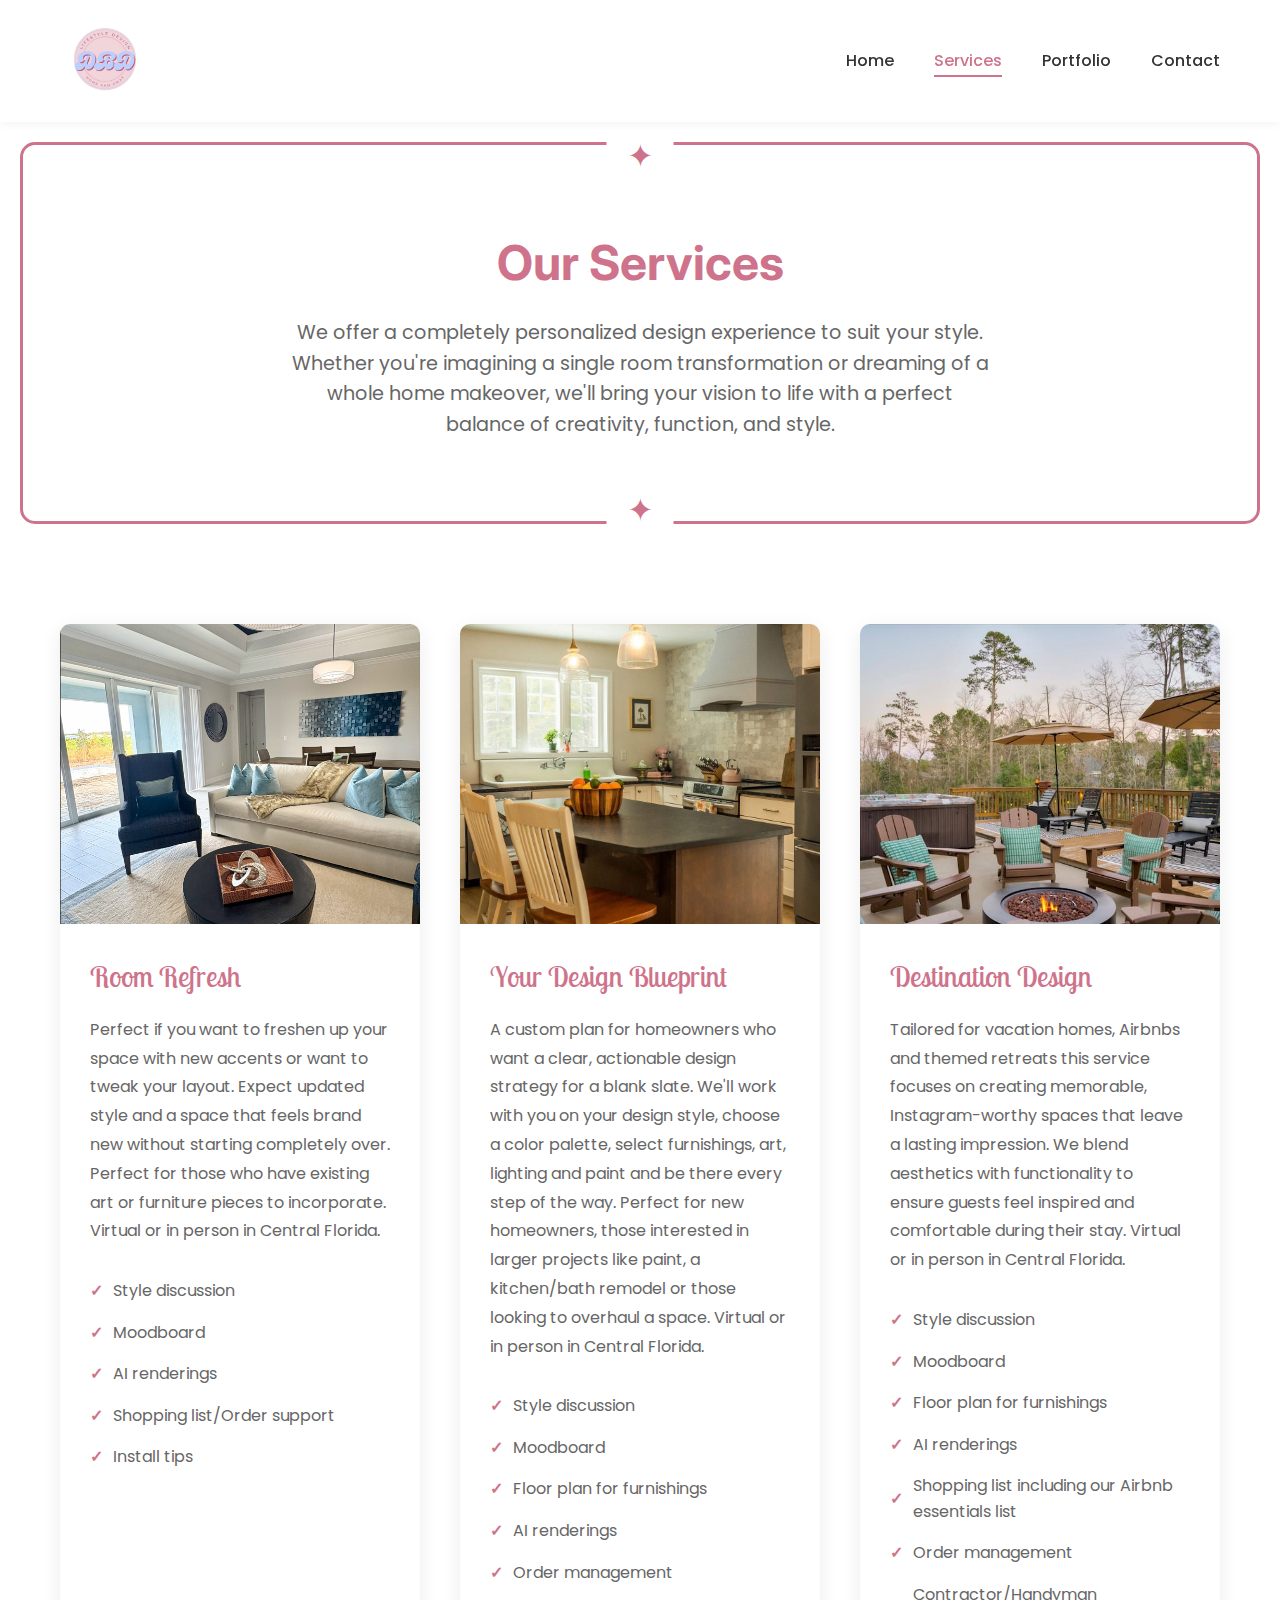
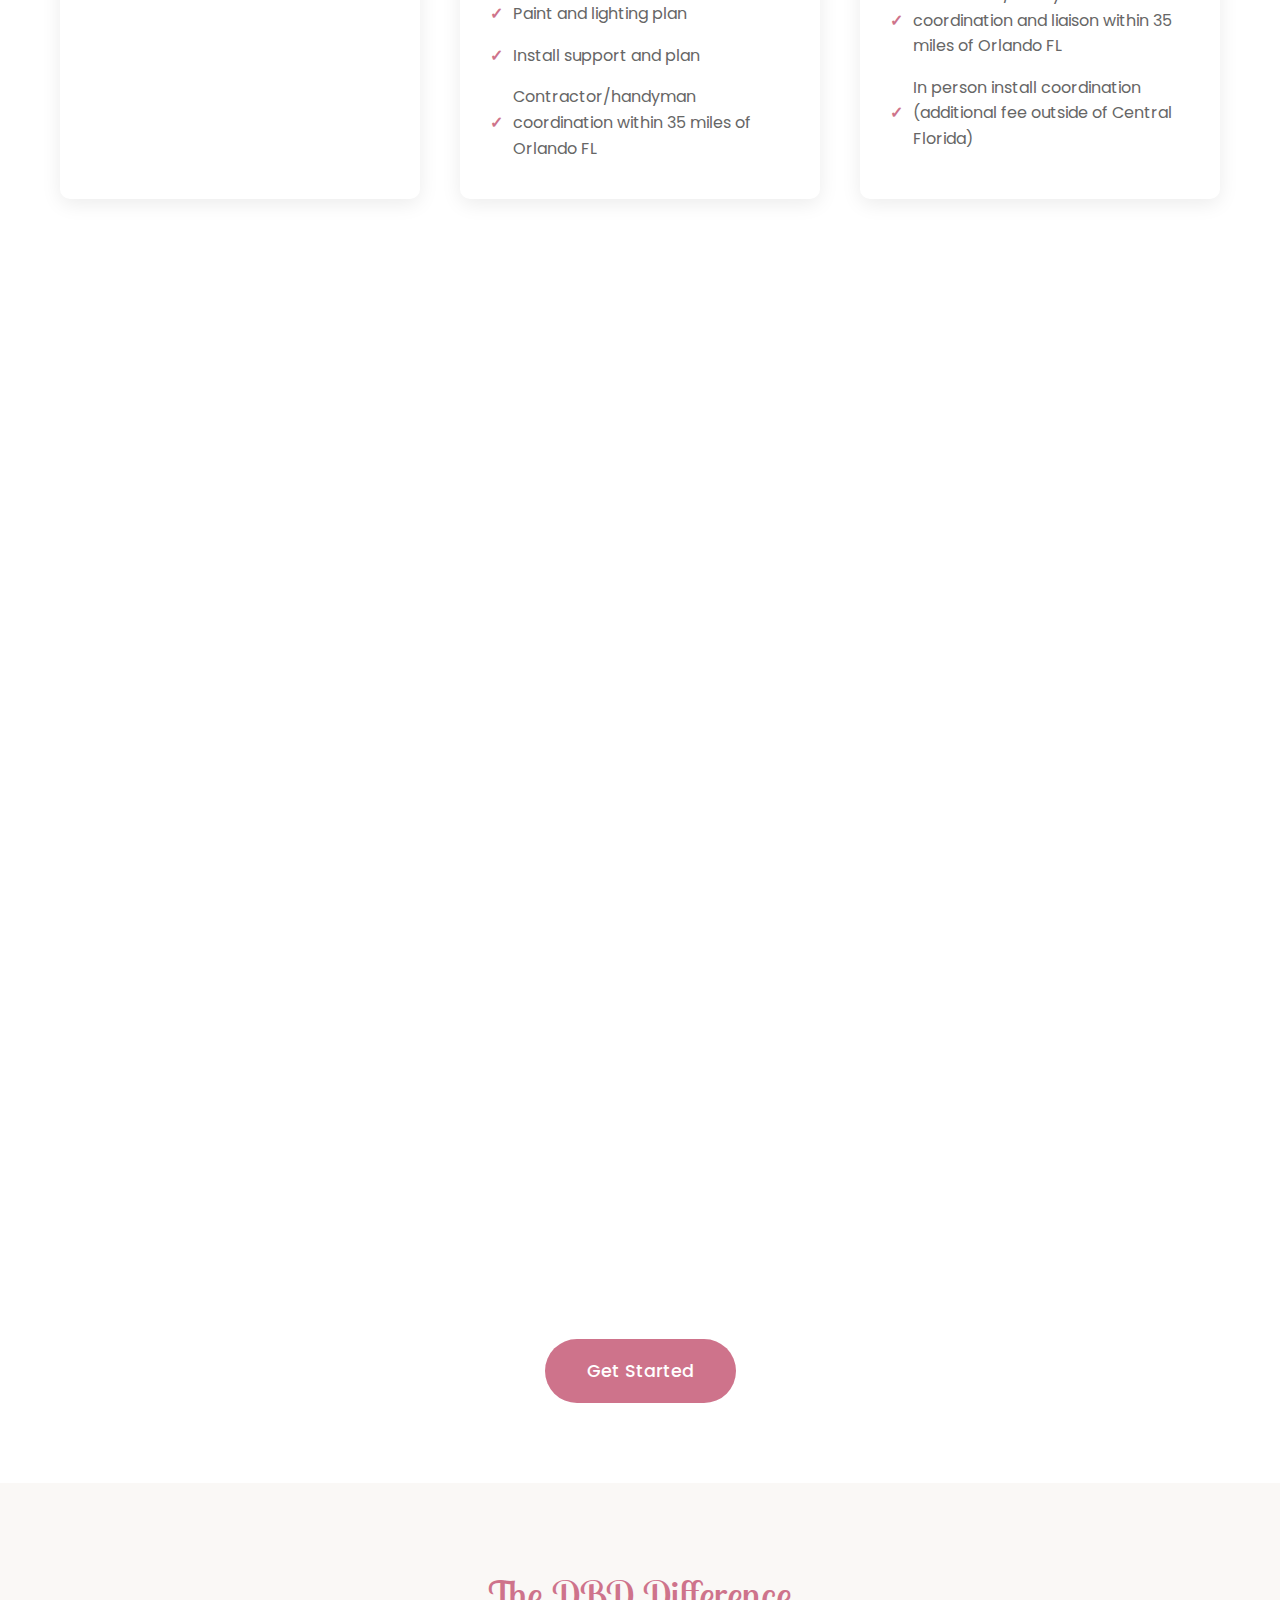
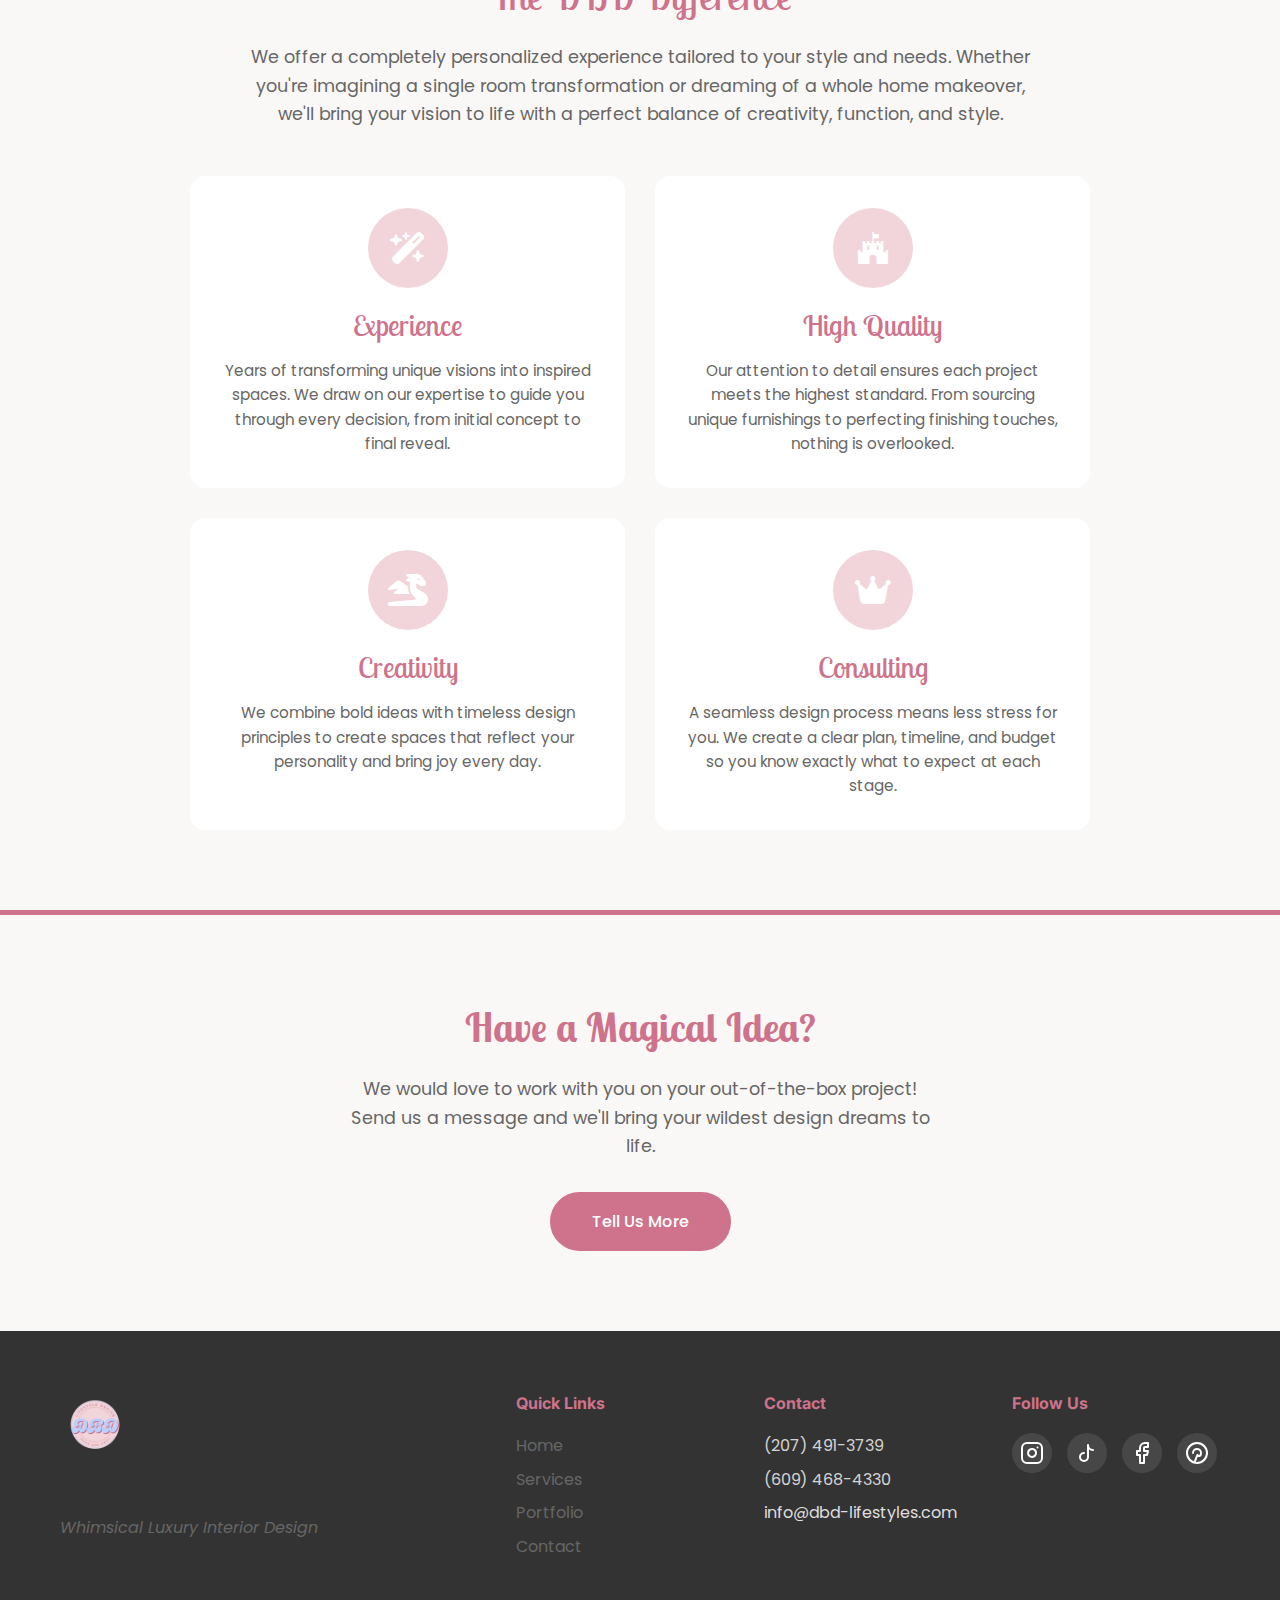
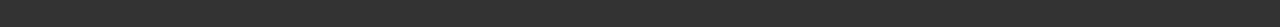
<file: services.html>
<!DOCTYPE html>
<html lang="en">
<head>
    <meta charset="UTF-8">
    <meta name="viewport" content="width=device-width, initial-scale=1.0">
    <title>Our Services | DBD Lifestyles</title>
    <link rel="stylesheet" href="css/style.css">
    <link rel="preconnect" href="https://fonts.googleapis.com">
    <link rel="preconnect" href="https://fonts.gstatic.com" crossorigin>
    <link href="https://fonts.googleapis.com/css2?family=Poppins:wght@300;400;500;600;700&family=Lobster+Two:ital,wght@0,400;0,700;1,400;1,700&family=Inter:wght@300;400;500;600;700&display=swap" rel="stylesheet">
    <link rel="stylesheet" href="https://cdnjs.cloudflare.com/ajax/libs/font-awesome/6.5.1/css/all.min.css">
</head>
<body>
    <!-- Navigation -->
    <nav class="navbar">
        <div class="container">
            <div class="nav-wrapper">
                           <a href="index.html" class="logo">
    <img src="images/logoEllipse.png" alt="DBD Lifestyles Logo" style="height: 90px; width: auto;">
</a>
                <ul class="nav-menu">
                    <li><a href="index.html" class="nav-link">Home</a></li>
                    <li><a href="services.html" class="nav-link active">Services</a></li>
                    <li><a href="portfolio.html" class="nav-link">Portfolio</a></li>
                    <li><a href="contact.html" class="nav-link">Contact</a></li>
                </ul>
                <button class="mobile-menu-toggle" aria-label="Toggle menu">
                    <span></span>
                    <span></span>
                    <span></span>
                </button>
            </div>
        </div>
    </nav>

    <!-- Page Header -->
    <section class="page-header decorative-border" style="padding: 80px 0; text-align: center;">
    <div class="container">
        <h1 style="font-family: var(--font-heading); font-size: 3rem; margin-bottom: 1rem;">Our Services</h1>
        <p style="font-size: 1.2rem; max-width: 700px; margin: 0 auto;">We offer a completely personalized design experience to suit your style. Whether you're imagining a single room transformation or dreaming of a whole home makeover, we'll bring your vision to life with a perfect balance of creativity, function, and style.</p>
    </div>
</section>

    <!-- Services Detail -->
    <section>
        <div class="container">
            <div class="service-cards">
                <!-- Room Refresh -->
                <div class="service-card">
                    <div class="service-card-image">
                        <img src="images/roomRefresh.png" alt="Room Refresh Service">
                    </div>
                    <div class="service-card-content">
                        <h3>Room Refresh</h3>
                        <p>Perfect if you want to freshen up your space with new accents or want to tweak your layout. Expect updated style and a space that feels brand new without starting completely over. Perfect for those who have existing art or furniture pieces to incorporate. Virtual or in person in Central Florida.</p>
                        <ul class="service-features">
                            <li>Style discussion</li>
                            <li>Moodboard</li>
                            <li>AI renderings</li>
                            <li>Shopping list/Order support</li>
                            <li>Install tips</li>
                        </ul>
                    </div>
                </div>

                <!-- Your Design Blueprint -->
                <div class="service-card">
                    <div class="service-card-image">
                        <img src="images/Your Design Blueprint.JPG" alt="Your Design Blueprint Service">
                    </div>
                    <div class="service-card-content">
                        <h3>Your Design Blueprint</h3>
                        <p>A custom plan for homeowners who want a clear, actionable design strategy for a blank slate. We'll work with you on your design style, choose a color palette, select furnishings, art, lighting and paint and be there every step of the way. Perfect for new homeowners, those interested in larger projects like paint, a kitchen/bath remodel or those looking to overhaul a space. Virtual or in person in Central Florida.</p>
                        <ul class="service-features">
                            <li>Style discussion</li>
                            <li>Moodboard</li>
                            <li>Floor plan for furnishings</li>
                            <li>AI renderings</li>
                            <li>Order management</li>
                            <li>Paint and lighting plan</li>
                            <li>Install support and plan</li>
                            <li>Contractor/handyman coordination within 35 miles of Orlando FL</li>
                        </ul>
                    </div>
                </div>

                <!-- Destination Design -->
                <div class="service-card">
                    <div class="service-card-image">
                        <img src="images/Destination design photo.jpeg" alt="Destination Design Service">
                    </div>
                    <div class="service-card-content">
                        <h3>Destination Design</h3>
                        <p>Tailored for vacation homes, Airbnbs and themed retreats this service focuses on creating memorable, Instagram-worthy spaces that leave a lasting impression. We blend aesthetics with functionality to ensure guests feel inspired and comfortable during their stay. Virtual or in person in Central Florida.</p>
                        <ul class="service-features">
                            <li>Style discussion</li>
                            <li>Moodboard</li>
                            <li>Floor plan for furnishings</li>
                            <li>AI renderings</li>
                            <li>Shopping list including our Airbnb essentials list</li>
                            <li>Order management</li>
                            <li>Contractor/Handyman coordination and liaison within 35 miles of Orlando FL</li>
                            <li>In person install coordination (additional fee outside of Central Florida)</li>
                        </ul>
                    </div>
                </div>

                <!-- New Build Construction and Full Remodels -->
                <div class="service-card">
                    <div class="service-card-image">
                        <img src="images/Something else photo.JPG" alt="New Build Construction and Full Remodels Service">
                    </div>
                    <div class="service-card-content">
                        <h3>New Build Construction and Full Remodels</h3>
                        <p>We are happy to work with you to design your dream home. Perfect for those who are looking to make major changes and want to have a designer's eye and support. Available virtually or in person anywhere in Florida.</p>
                        <ul class="service-features">
                            <li>Style discussion</li>
                            <li>Moodboard</li>
                            <li>Room layouts</li>
                            <li>Cabinetry layout and design</li>
                            <li>Floor and paint plan</li>
                            <li>Order management</li>
                            <li>Contractor coordination and liaison</li>
                            <li>Install support</li>
                        </ul>
                    </div>
                </div>
            </div>

            <!-- Single Get Started CTA -->
            <div style="text-align: center; margin-top: 3rem;">
                <a href="https://docs.google.com/forms/d/1tTqCjq-tSNenvp7LaW7Qx-Bs7_WKtscGCbq7mNtwMYU/viewform?edit_requested=true" class="btn btn-primary" style="font-size: 1.1rem; padding: 1rem 2.5rem;">Get Started</a>
            </div>
        </div>
    </section>


    <!-- Why Choose Us / The DBD Difference Section -->
<section style="background: var(--bg-light);">
    <div class="container">
        <h2 class="section-title center">The DBD Difference</h2>
        <p class="section-subtitle">We offer a completely personalized experience tailored to your style and needs. Whether you're imagining a single room transformation or dreaming of a whole home makeover, we'll bring your vision to life with a perfect balance of creativity, function, and style.</p>
        
        <div class="icon-grid">
            <div class="icon-card">
                <div class="icon-circle">
                    <i class="fa-solid fa-wand-magic-sparkles"></i>
                </div>
                <h3>Experience</h3>
                <p>Years of transforming unique visions into inspired spaces. We draw on our expertise to guide you through every decision, from initial concept to final reveal.</p>
            </div>
            
            <div class="icon-card">
                <div class="icon-circle">
                    <i class="fa-brands fa-fort-awesome"></i>
                </div>
                <h3>High Quality</h3>
                <p>Our attention to detail ensures each project meets the highest standard. From sourcing unique furnishings to perfecting finishing touches, nothing is overlooked.</p>
            </div>
            
            <div class="icon-card">
                <div class="icon-circle">
                    <i class="fa-solid fa-dragon"></i>
                </div>
                <h3>Creativity</h3>
                <p>We combine bold ideas with timeless design principles to create spaces that reflect your personality and bring joy every day.</p>
            </div>
            
            <div class="icon-card">
                <div class="icon-circle">
                    <i class="fa-solid fa-crown"></i>
                </div>
                <h3>Consulting</h3>
                <p>A seamless design process means less stress for you. We create a clear plan, timeline, and budget so you know exactly what to expect at each stage.</p>
            </div>
        </div>
    </div>
</section>

    <!-- Have a Magical Idea Section -->
    <section class="cta-section">
        <div class="container">
            <h2>Have a Magical Idea?</h2>
            <p>We would love to work with you on your out-of-the-box project! Send us a message and we'll bring your wildest design dreams to life.</p>
            <a href="mailto:info@dbd-lifestyles.com" class="btn btn-secondary">Tell Us More</a>
        </div>
    </section>

     <!-- Footer -->
    <footer class="footer">
        <div class="container">
            <div class="footer-content" style="grid-template-columns: 2fr 1fr 1fr 1fr;">
                <div class="footer-section footer-brand">
                    <img src="images/logoEllipse.png" alt="DBD Lifestyles Logo" style="height: auto; width: 70px; margin-bottom: 15px;">
                    <h3 style="font-family: 'Lobster Two', cursive; font-size: 1.3rem; font-weight: 400; color: #333333; margin-bottom: 5px;">DBD Lifestyles</h3>
                    <p style="font-size: 1rem; color: #666666; font-style: italic; margin: 0;">Whimsical Luxury Interior Design</p>
                </div>

                <div class="footer-section">
                    <h4>Quick Links</h4>
                    <p><a href="index.html" style="color: #666666; text-decoration: none;">Home</a></p>
                    <p><a href="services.html" style="color: #666666; text-decoration: none;">Services</a></p>
                    <p><a href="portfolio.html" style="color: #666666; text-decoration: none;">Portfolio</a></p>
                    <p><a href="contact.html" style="color: #666666; text-decoration: none;">Contact</a></p>
                </div>
                
                <div class="footer-section">
                    <h4>Contact</h4>
                    <p>(207) 491-3739</p>
                    <p>(609) 468-4330</p>
                    <p><a href="mailto:info@dbd-lifestyles.com" style="color: rgba(255,255,255,0.85); text-decoration: none;">info@dbd-lifestyles.com</a></p>
                </div>
                
                <div class="footer-section">
                    <h4>Follow Us</h4>
                    <div class="social-links">
                        <a href="#" aria-label="Instagram" title="Instagram">
                            <svg xmlns="http://www.w3.org/2000/svg" width="24" height="24" viewBox="0 0 24 24" fill="none" stroke="currentColor" stroke-width="2" stroke-linecap="round" stroke-linejoin="round">
                                <rect x="2" y="2" width="20" height="20" rx="5" ry="5"></rect>
                                <path d="M16 11.37A4 4 0 1 1 12.63 8 4 4 0 0 1 16 11.37z"></path>
                                <line x1="17.5" y1="6.5" x2="17.51" y2="6.5"></line>
                            </svg>
                        </a>
                        <a href="#" aria-label="TikTok" title="TikTok">
                            <svg xmlns="http://www.w3.org/2000/svg" width="24" height="24" viewBox="0 0 24 24" fill="none" stroke="currentColor" stroke-width="2" stroke-linecap="round" stroke-linejoin="round">
                                <path d="M9 12a4 4 0 1 0 4 4V4a5 5 0 0 0 5 5"></path>
                            </svg>
                        </a>
                        <a href="#" aria-label="Facebook" title="Facebook">
                            <svg xmlns="http://www.w3.org/2000/svg" width="24" height="24" viewBox="0 0 24 24" fill="none" stroke="currentColor" stroke-width="2" stroke-linecap="round" stroke-linejoin="round">
                                <path d="M18 2h-3a5 5 0 0 0-5 5v3H7v4h3v8h4v-8h3l1-4h-4V7a1 1 0 0 1 1-1h3z"></path>
                            </svg>
                        </a>
                        <a href="#" aria-label="Pinterest" title="Pinterest">
                            <svg xmlns="http://www.w3.org/2000/svg" width="24" height="24" viewBox="0 0 24 24" fill="none" stroke="currentColor" stroke-width="2" stroke-linecap="round" stroke-linejoin="round">
                                <circle cx="12" cy="12" r="10"></circle>
                                <path d="M8 12c0-2.5 2-4 4-4s4 1.5 4 4c0 2-1 3-2 3s-1.5-1-1.5-1-1 2-1.5 3.5c-.5 1.5-1 2.5-1 2.5"></path>
                            </svg>
                        </a>
                    </div>
                </div>
            </div>
            
            
            
        </div>
    </footer>

    <script src="js/script.js"></script>
</body>
</html>
</file>
<file: css/style.css>
/* ===== CSS Variables ===== */
:root {
    --primary-color: #CE738B;      /* Mauve - main brand color */
    --secondary-color: #F2D5DA;    /* Pink - lighter accent */
    --accent-color: #BDCFFF;       /* Blue - call-to-action */
    --periwinkle: #C0D0FB;         /* Periwinkle - additional accent */
    --text-dark: #333333;
    --text-light: #666666;
    --bg-light: #FAF8F6;           /* Keep your light background */
    --bg-white: #FFFFFF;           /* Keep white */
    --border-color: #E5E5E5;
    
    --font-heading: 'Inter', sans-serif;        /* For section titles */
    --font-script: 'Lobster Two', cursive;      /* For decorative text */
    --font-body: 'Poppins', sans-serif;         /* Body text */
    
    --transition: all 0.3s ease;
}

/* ===== Reset & Base Styles ===== */
* {
    margin: 0;
    padding: 0;
    box-sizing: border-box;
}

html {
    scroll-behavior: smooth;
}

body {
    font-family: var(--font-body);
    color: var(--text-dark);
    line-height: 1.6;
    overflow-x: hidden;
}

img {
    max-width: 100%;
    height: auto;
    display: block;
}

a {
    text-decoration: none;
    color: inherit;
}

/* ===== Container ===== */
.container {
    max-width: 1200px;
    margin: 0 auto;
    padding: 0 20px;
}

/* ===== Navigation ===== */
.navbar {
    background: var(--bg-white);
    padding: 1rem 0;
    position: sticky;
    top: 0;
    z-index: 1000;
    box-shadow: 0 2px 10px rgba(0,0,0,0.05);
}

.nav-wrapper {
    display: flex;
    justify-content: space-between;
    align-items: center;
}

.logo-circle {
    width: 60px;
    height: 60px;
    border-radius: 50%;
    background: linear-gradient(135deg, var(--primary-color), var(--secondary-color));
    display: flex;
    align-items: center;
    justify-content: center;
    color: white;
    font-weight: 600;
    font-size: 1.2rem;
    letter-spacing: 1px;
    transition: var(--transition);
}

.logo-circle:hover {
    transform: scale(1.05);
}

.logo img {
    height: 60px;
    width: auto;
    transition: var(--transition);
}

.logo img:hover {
    transform: scale(1.05);
}

.nav-menu {
    display: flex;
    list-style: none;
    gap: 2.5rem;
}

.nav-link {
    font-weight: 500;
    color: var(--text-dark);
    transition: var(--transition);
    position: relative;
}

.nav-link::after {
    content: '';
    position: absolute;
    bottom: -5px;
    left: 0;
    width: 0;
    height: 2px;
    background: var(--periwinkle);
    transition: var(--transition);
}

.nav-link:hover::after {
    width: 100%;
    background: var(--periwinkle);  /* Hover underline = periwinkle */
}

.nav-link.active::after {
    width: 100%;
    background: var(--primary-color);  /* Active underline = mauve pink */
}

.nav-link:hover {
    color: var(--periwinkle);  /* Hover = periwinkle */
}

.nav-link.active {
    color: var(--primary-color);  /* Active/current page = mauve pink */
}

.mobile-menu-toggle {
    display: none;
    flex-direction: column;
    gap: 5px;
    background: none;
    border: none;
    cursor: pointer;
}

.mobile-menu-toggle span {
    width: 25px;
    height: 3px;
    background: var(--text-dark);
    transition: var(--transition);
}

/* ===== Hero Slider ===== */
.hero-slider {
    position: relative;
    height: 600px;
    overflow: hidden;
}

.slider-container {
    width: 100%;
    height: 100%;
    position: relative;
}

.slide {
    position: absolute;
    top: 0;
    left: 0;
    width: 100%;
    height: 100%;
    opacity: 0;
    transition: opacity 0.8s ease-in-out;
}

.slide.active {
    opacity: 1;
}

.slide-image {
    width: 100%;
    height: 100%;
    object-fit: cover;
}

.slide-overlay {
    position: absolute;
    top: 0;
    left: 0;
    width: 100%;
    height: 100%;
    background: linear-gradient(rgba(0,0,0,0.3), rgba(0,0,0,0.5));
}

.slide-content {
    position: absolute;
    top: 50%;
    left: 50%;
    transform: translate(-50%, -50%);
    text-align: center;
    color: white;
    width: 90%;
    max-width: 800px;
}

.hero-title {
    font-family: var(--font-script);
    font-size: 4rem;
    font-weight: 400;  /* Normal, not italic */
    font-style: normal;  /* Explicitly not italic */
    margin-bottom: 1rem;
    text-shadow: 2px 2px 4px rgba(0,0,0,0.3);
}

.hero-subtitle {
    font-size: 1.2rem;
    font-weight: 300;
    max-width: 600px;
    margin: 0 auto;
    text-shadow: 1px 1px 2px rgba(0,0,0,0.3);
}

.slider-arrow {
    position: absolute;
    top: 50%;
    transform: translateY(-50%);
    background: rgba(255,255,255,0.9);
    border: none;
    width: 50px;
    height: 50px;
    border-radius: 50%;
    font-size: 1.5rem;
    color: var(--primary-color);
    cursor: pointer;
    transition: var(--transition);
    z-index: 10;
}

.slider-arrow:hover {
    background: white;
    transform: translateY(-50%) scale(1.1);
}

.slider-arrow.prev {
    left: 20px;
}

.slider-arrow.next {
    right: 20px;
}

.slider-dots {
    position: absolute;
    bottom: 30px;
    left: 50%;
    transform: translateX(-50%);
    display: flex;
    gap: 10px;
    z-index: 10;
}

.dot {
    width: 12px;
    height: 12px;
    border-radius: 50%;
    background: rgba(255,255,255,0.5);
    cursor: pointer;
    transition: var(--transition);
}

.dot.active {
    background: white;
    transform: scale(1.2);
}

/* ===== Sections ===== */
section {
    padding: 80px 0;
}

.section-title {
    font-family: 'Lobster Two', cursive;
    font-size: 2.5rem;
    font-weight: 400;  /* Normal weight, not italic */
    color: var(--primary-color);
    margin-bottom: 1rem;
}

.section-title.center {
    text-align: center;
}

.section-subtitle {
    color: var(--text-light);
    font-size: 1.1rem;
    max-width: 800px;
    margin: 0 auto 3rem;
    text-align: center;
}

/* ===== About Section ===== */
.about-section {
    background: var(--bg-light);
}

.about-content {
    display: grid;
    grid-template-columns: 1fr 1fr;
    gap: 60px;
    align-items: center;
}

.about-image img {
    width: 100%;
    border-radius: 10px;
    box-shadow: 0 10px 30px rgba(0,0,0,0.1);
}

.about-text p {
    margin-bottom: 1.5rem;
    color: var(--text-light);
    line-height: 1.8;
}

/* ===== Services Preview / Difference Grid ===== */
.difference-grid {
    display: grid;
    grid-template-columns: repeat(auto-fit, minmax(250px, 1fr));
    gap: 40px;
    margin-bottom: 3rem;
}

.difference-card {
    text-align: center;
    padding: 30px;
    background: var(--bg-white);
    border-radius: 10px;
    transition: var(--transition);
}

.difference-card:hover {
    transform: translateY(-10px);
    box-shadow: 0 10px 30px rgba(192, 208, 251, 0.4);  /* Periwinkle shadow */
    border: 2px solid var(--periwinkle);
}

.icon-wrapper {
    width: 80px;
    height: 80px;
    margin: 0 auto 20px;
    background: #F2D5DA;  /* Light pink */
    border-radius: 50%;
    display: flex;
    align-items: center;
    justify-content: center;
    color: white;
}
.difference-card h3 {
    font-family: var(--font-heading);
    font-size: 1.5rem;
    color: var(--text-dark);
    margin-bottom: 0.5rem;
}

.difference-card p {
    color: var(--text-light);
}

.cta-button-wrapper {
    text-align: center;
}

/* ===== Reviews Section ===== */
.reviews-section {
    background: var(--bg-light);
}

.reviews-grid {
    display: grid;
    grid-template-columns: repeat(auto-fit, minmax(300px, 1fr));
    gap: 30px;
}

.review-card {
    background: var(--bg-white);
    padding: 30px;
    border-radius: 10px;
    box-shadow: 0 5px 20px rgba(0,0,0,0.05);
}

.stars {
    color: #FFB800;
    font-size: 1.2rem;
    margin-bottom: 1rem;
}

.review-text {
    color: var(--text-light);
    font-style: italic;
    line-height: 1.8;
}

/* ===== CTA Section ===== */
.cta-section {
    background: var(--bg-light);  /* Light cream background */
    color: var(--text-dark);
    text-align: center;
    border-top: 5px solid var(--primary-color);  /* Mauve top border */
}

.cta-section h2 {
    font-family: 'Lobster Two', cursive;
    font-size: 2.5rem;
    margin-bottom: 1rem;
    color: var(--primary-color);  /* Mauve heading */
}

.cta-section p {
    font-size: 1.1rem;
    margin-bottom: 2rem;
    max-width: 600px;
    margin-left: auto;
    margin-right: auto;
    color: var(--text-light);  /* Gray body text */
}
/* ===== Buttons ===== */
.btn {
    display: inline-block;
    padding: 15px 40px;
    border-radius: 50px;
    font-weight: 500;
    transition: var(--transition);
    cursor: pointer;
    border: 2px solid transparent;
}

.btn-primary {
    background: var(--primary-color);
    color: white;
}

.btn-primary:hover {
    background: var(--periwinkle);  /* Periwinkle on hover */
    transform: translateY(-3px);
    box-shadow: 0 10px 25px rgba(192, 208, 251, 0.4);
}

.btn-secondary {
    background: var(--primary-color);  /* Mauve background */
    color: white;  /* White text */
    border: 2px solid var(--primary-color);
}

.btn-secondary:hover {
    background: var(--periwinkle);  /* Periwinkle on hover */
    border-color: var(--periwinkle);
    color: white;
}

/* ===== Footer ===== */
.footer {
    background: var(--text-dark);
    color: white;
    padding: 60px 0 20px;
}

.footer-content {
    display: grid;
    grid-template-columns: repeat(auto-fit, minmax(250px, 1fr));
    gap: 40px;
    margin-bottom: 40px;
}

.footer-section h4 {
    font-family: var(--font-heading);
    margin-bottom: 1rem;
    color: var(--primary-color);
}

.footer-section p {
    margin-bottom: 0.5rem;
    color: rgba(255,255,255,0.8);
}

.social-links {
    display: flex;
    gap: 15px;
    margin-top: 1rem;
}

.social-links a {
    width: 40px;
    height: 40px;
    background: rgba(255,255,255,0.1);
    border-radius: 50%;
    display: flex;
    align-items: center;
    justify-content: center;
    transition: var(--transition);
}

.social-links a:hover {
    background: var(--periwinkle);  /* Periwinkle hover */
    transform: translateY(-3px);
}
.footer-bottom {
    text-align: center;
    padding-top: 20px;
    border-top: 1px solid rgba(255,255,255,0.1);
    color: rgba(255,255,255,0.6);
}

/* ===== Service Cards Grid ===== */
.service-cards {
    display: grid;
    grid-template-columns: repeat(auto-fit, minmax(320px, 1fr));
    gap: 40px;
}

.service-card {
    background: var(--bg-white);
    border-radius: 10px;
    overflow: hidden;
    box-shadow: 0 5px 20px rgba(0,0,0,0.08);
    transition: var(--transition);
}

.service-card:hover {
    transform: translateY(-10px);
    box-shadow: 0 15px 40px rgba(192, 208, 251, 0.4);  /* Periwinkle shadow */
    border: 2px solid var(--periwinkle);
}

.service-card-image {
    height: 300px;
    overflow: hidden;
}

.service-card-image img {
    width: 100%;
    height: 100%;
    object-fit: cover;
    transition: var(--transition);
}

.service-card:hover .service-card-image img {
    transform: scale(1.1);
}

.service-card-content {
    padding: 30px;
}

.service-card-content h3 {
    font-family: 'Lobster Two', cursive;
    font-size: 1.8rem;
    font-weight: 400;  /* Normal weight */
    color: var(--primary-color);
    margin-bottom: 1rem;
}

.service-card-content p {
    color: var(--text-light);
    line-height: 1.8;
    margin-bottom: 1rem;
}

.service-features {
    list-style: none;
    margin-top: 1.5rem;
}

.service-features li {
    padding: 8px 0;
    color: var(--text-light);
    display: flex;
    align-items: center;
    gap: 10px;
}

.service-features li::before {
    content: '✓';
    color: var(--primary-color);
    font-weight: bold;
}

.service-cta {
    margin-top: 1.5rem;
    width: 100%;
    text-align: center;
}

/* ===== Portfolio Gallery ===== */
.portfolio-gallery {
    display: grid;
    grid-template-columns: repeat(auto-fill, minmax(350px, 1fr));
    gap: 30px;
}

.portfolio-item {
    position: relative;
    overflow: hidden;
    border-radius: 10px;
    cursor: pointer;
    aspect-ratio: 4/3;
}

.portfolio-item img {
    width: 100%;
    height: 100%;
    object-fit: cover;
    transition: var(--transition);
}

.portfolio-item:hover img {
    transform: scale(1.1);
}

.portfolio-overlay {
    position: absolute;
    top: 0;
    left: 0;
    width: 100%;
    height: 100%;
    background: linear-gradient(rgba(192, 208, 251, 0.9), rgba(189, 207, 255, 0.9));  /* Periwinkle gradient */
    display: flex;
    align-items: center;
    justify-content: center;
    opacity: 0;
    transition: var(--transition);
}

.portfolio-item:hover .portfolio-overlay {
    opacity: 1;
}

.portfolio-overlay-content {
    text-align: center;
    color: white;
}

.portfolio-overlay-content h3 {
    font-family: 'Lobster Two', cursive;
    font-size: 1.5rem;
    font-weight: 400;
    margin-bottom: 0.5rem;
}

/* ===== Contact Form ===== */
.contact-wrapper {
    display: grid;
    grid-template-columns: 1fr 1fr;
    gap: 60px;
}

.contact-info h3 {
    font-family: 'Lobster Two', cursive;
    font-size: 1.8rem;
    font-weight: 400;
    color: var(--primary-color);
    margin-bottom: 1.5rem;
}

.contact-info p {
    color: var(--text-light);
    margin-bottom: 2rem;
    line-height: 1.8;
}

.contact-details {
    margin-top: 2rem;
}

.contact-detail {
    display: flex;
    align-items: center;
    gap: 15px;
    margin-bottom: 1.5rem;
}

.contact-icon {
    width: 50px;
    height: 50px;
    background: var(--secondary-color);  /* Light pink */
    border-radius: 50%;
    display: flex;
    align-items: center;
    justify-content: center;
    color: white;
}

.contact-form {
    background: var(--bg-light);
    padding: 40px;
    border-radius: 10px;
}

.form-group {
    margin-bottom: 1.5rem;
}

.form-group label {
    display: block;
    margin-bottom: 0.5rem;
    color: var(--text-dark);
    font-weight: 500;
}

.form-group input,
.form-group textarea,
.form-group select {
    width: 100%;
    padding: 12px 15px;
    border: 2px solid var(--border-color);
    border-radius: 8px;
    font-family: var(--font-body);
    font-size: 1rem;
    transition: var(--transition);
}

.form-group input:focus,
.form-group textarea:focus,
.form-group select:focus {
    outline: none;
    border-color: var(--periwinkle);  /* Periwinkle focus */
}

.form-group textarea {
    resize: vertical;
    min-height: 150px;
}

.form-submit {
    width: 100%;
}

/* ===== Responsive Design ===== */
@media (max-width: 768px) {
    .nav-menu {
        display: none;
        position: absolute;
        top: 100%;
        left: 0;
        width: 100%;
        background: var(--bg-white);
        flex-direction: column;
        padding: 20px;
        box-shadow: 0 10px 20px rgba(0,0,0,0.1);
    }
    
    .nav-menu.active {
        display: flex;
    }
    
    .mobile-menu-toggle {
        display: flex;
    }
    
    .hero-title {
        font-size: 2.5rem;
    }
    
    .hero-subtitle {
        font-size: 1rem;
    }
    
    .about-content,
    .contact-wrapper {
        grid-template-columns: 1fr;
    }
    
    .difference-grid,
    .service-cards {
        grid-template-columns: 1fr;
    }
    
    .portfolio-gallery {
        grid-template-columns: 1fr;
    }
    
    .slider-arrow {
        width: 40px;
        height: 40px;
        font-size: 1.2rem;
    }
    
    section {
        padding: 50px 0;
    }
}

@media (max-width: 480px) {
    .hero-title {
        font-size: 2rem;
    }
    
    .section-title {
        font-size: 2rem;
    }
    
    .logo-circle {
        width: 50px;
        height: 50px;
        font-size: 1rem;
    }
}


/* ===== Decorative Border Header (Solid) ===== */
.decorative-border {
    background: white;
    color: #333;
    border: 3px solid #CE738B;  /* Solid mauve border */
    border-radius: 15px;
    margin: 20px;
    position: relative;
}

.decorative-border::before {
    content: '✦';
    position: absolute;
    top: -15px;
    left: 50%;
    transform: translateX(-50%);
    font-size: 2rem;
    color: #CE738B;  /* Mauve flourish */
    background: white;
    padding: 0 20px;
}

.decorative-border::after {
    content: '✦';
    position: absolute;
    bottom: -15px;
    left: 50%;
    transform: translateX(-50%);
    font-size: 2rem;
    color: #CE738B;  /* Mauve flourish */
    background: white;
    padding: 0 20px;
}

.decorative-border h1 {
    color: #CE738B;
}

.decorative-border p {
    color: #666;
}

/* ===== Decorative Elements ===== */
.geometric-bg {
    background-image: 
        linear-gradient(45deg, var(--accent-color) 25%, transparent 25%),
        linear-gradient(-45deg, var(--accent-color) 25%, transparent 25%),
        linear-gradient(45deg, transparent 75%, var(--accent-color) 75%),
        linear-gradient(-45deg, transparent 75%, var(--accent-color) 75%);
    background-size: 60px 60px;
    background-position: 0 0, 0 30px, 30px -30px, -30px 0px;
    opacity: 0.1;
}

/* ===== Additional Color Variations ===== */

/* Use blue for hover states on secondary buttons */
.btn-secondary:hover {
    background: var(--accent-color);
    border-color: var(--accent-color);
    color: white;
}



/* Alternate card hover with periwinkle */
.difference-card:nth-child(even):hover {
    box-shadow: 0 10px 30px rgba(192, 208, 251, 0.3);
}

/* Blue accent for contact icons */
.contact-icon {
    background: linear-gradient(135deg, var(--accent-color), var(--periwinkle));
}


/* ===== Icon Grid (2x2) ===== */
.icon-grid {
    display: grid;
    grid-template-columns: repeat(2, 1fr);
    gap: 30px;
    max-width: 900px;
    margin: 0 auto;
}

.icon-card {
    background: var(--bg-white);
    padding: 30px;
    border-radius: 15px;
    text-align: center;
    transition: var(--transition);
    border: 2px solid transparent;
}

.icon-card:hover {
    transform: translateY(-5px);
    box-shadow: 0 10px 30px rgba(192, 208, 251, 0.3);
    border-color: var(--periwinkle);
}

.icon-circle {
    width: 80px;
    height: 80px;
    background: var(--secondary-color);  /* Light pink */
    border-radius: 50%;
    display: flex;
    align-items: center;
    justify-content: center;
    margin: 0 auto 15px;
    font-size: 2rem;
    color: white;
}

.icon-card h3 {
    font-family: 'Lobster Two', cursive;
    color: var(--primary-color);
    font-size: 1.8rem;
    margin-bottom: 10px;
    font-weight: 400;
}

.icon-card p {
    color: var(--text-light);
    font-size: 0.95rem;
    line-height: 1.6;
}

/* Mobile responsive */
@media (max-width: 768px) {
    .icon-grid {
        grid-template-columns: 1fr;
    }
}
</file>
